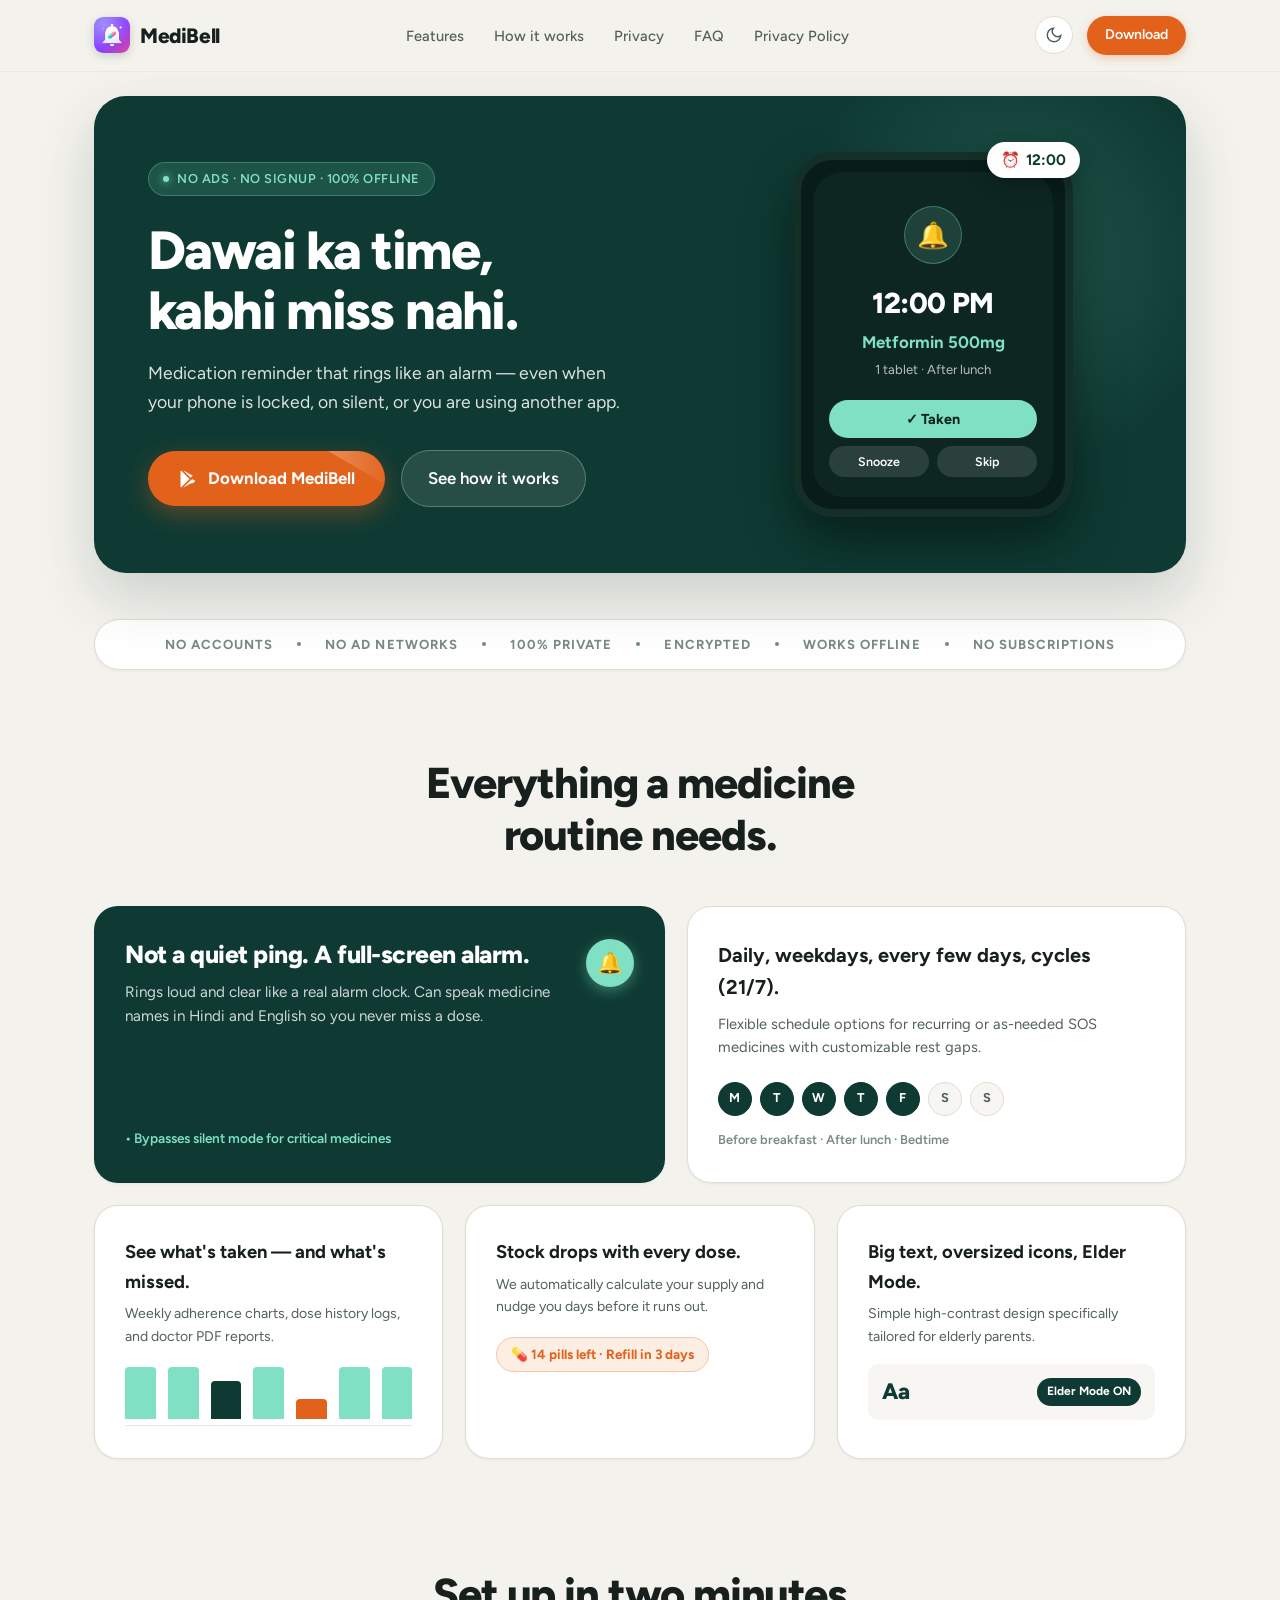
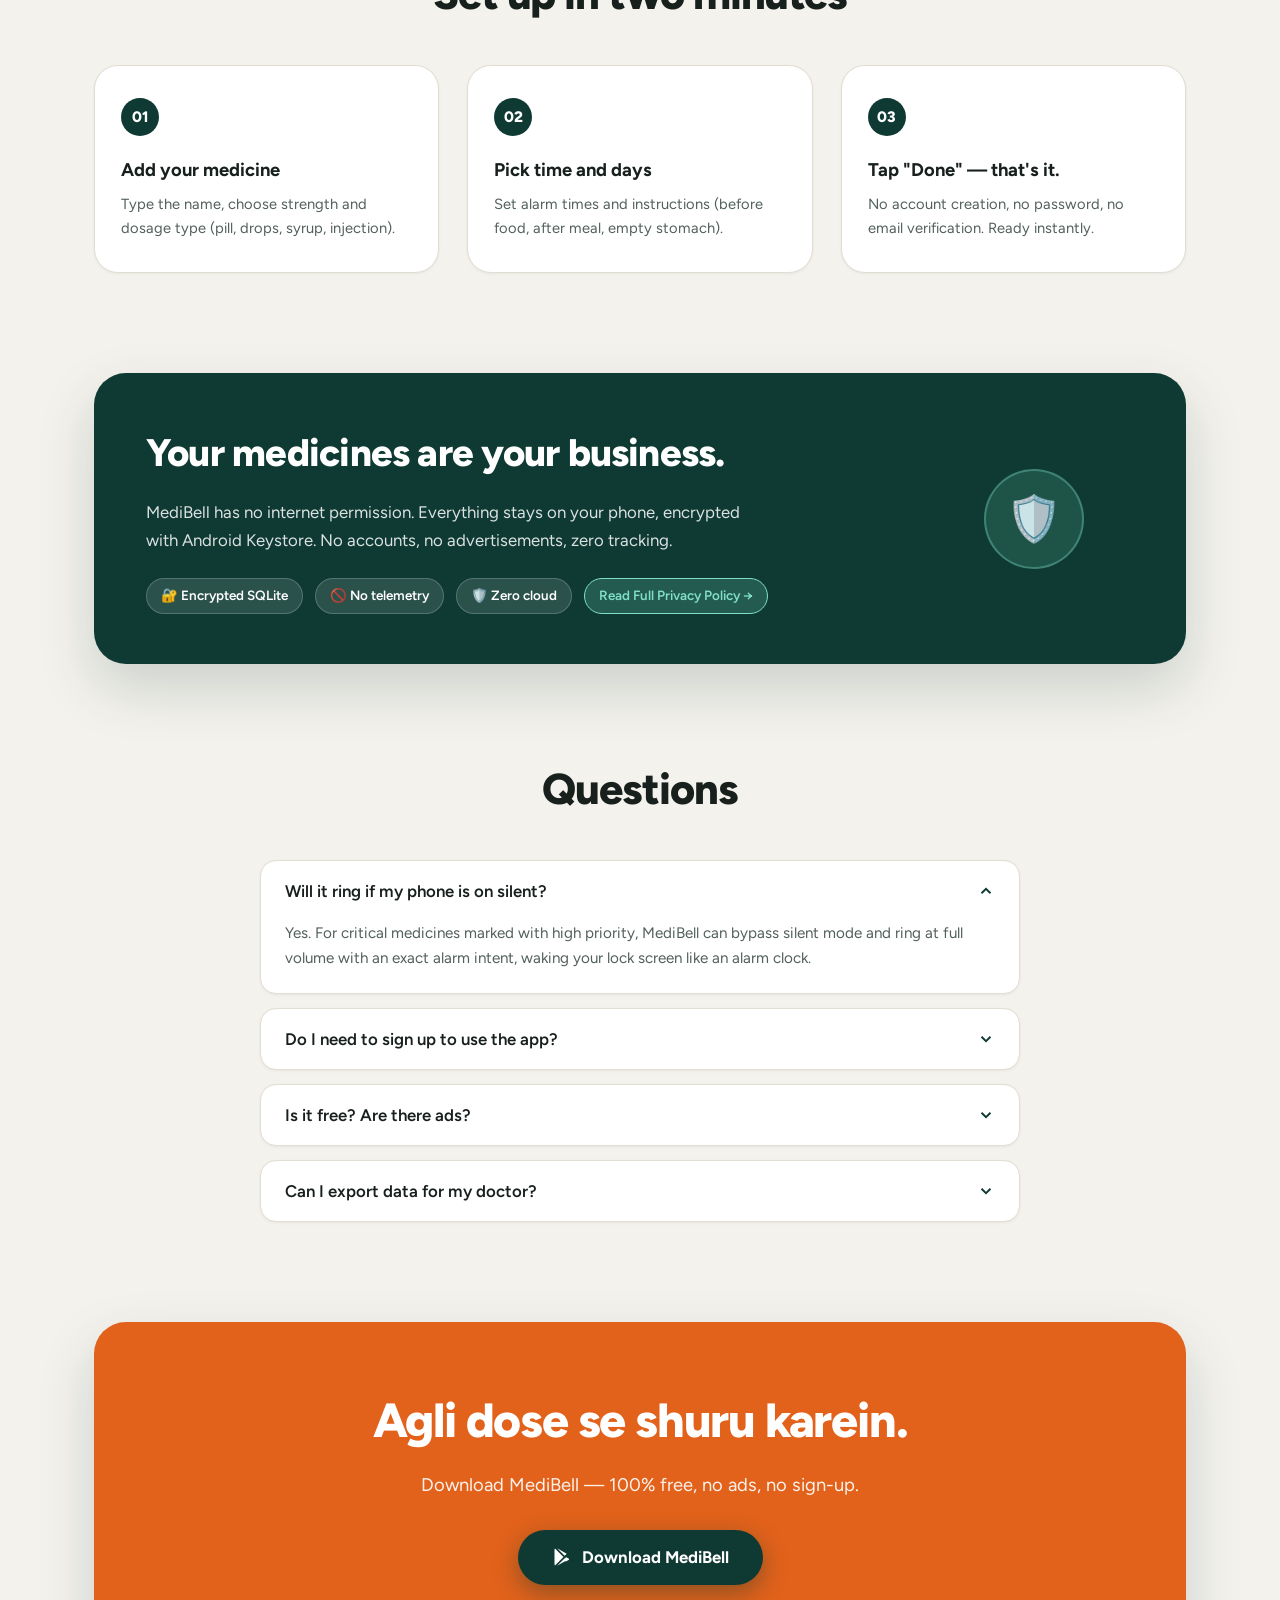
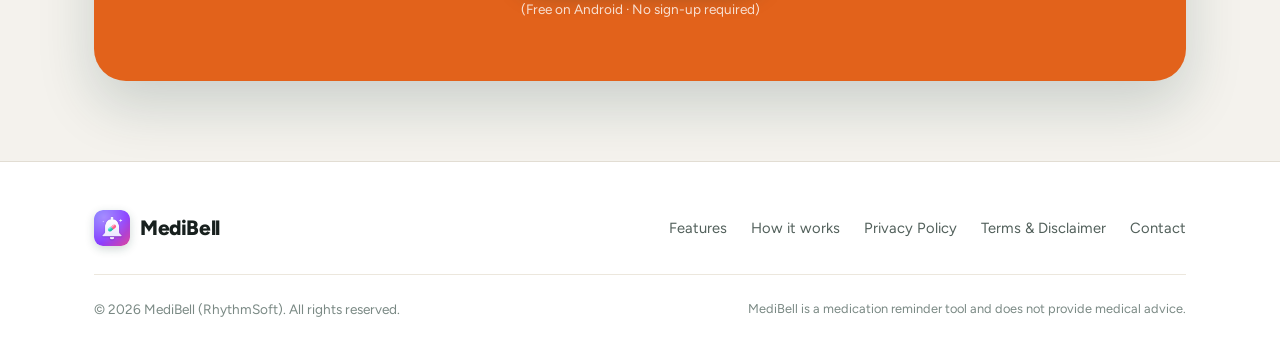
<file: index.html>
<!DOCTYPE html>
<html lang="en">
<head>
  <meta charset="UTF-8">
  <meta name="viewport" content="width=device-width, initial-scale=1.0">
  <title>MediBell — Dawai ka time, kabhi miss nahi | Pill Reminder Alarm</title>
  <meta name="description" content="MediBell is an offline, privacy-first medication reminder that rings like an alarm even when your phone is locked. No account, no ads, no internet required.">
  <meta name="keywords" content="medication reminder, pill reminder alarm, dawai reminder, offline pill alarm, elder medicine reminder, medibell">
  
  <!-- Open Graph -->
  <meta property="og:title" content="MediBell — Dawai ka time, kabhi miss nahi">
  <meta property="og:description" content="Rings like a real alarm even on lock screen. 100% offline, zero ads, zero trackers.">
  <meta property="og:image" content="assets/feature-graphic-1024x500.png">
  
  <!-- Favicon -->
  <link rel="icon" type="image/svg+xml" href="assets/medibell_mark.svg">
  <link rel="alternate icon" type="image/png" href="assets/icon-512.png">

  <!-- Fonts -->
  <link rel="preconnect" href="https://fonts.googleapis.com">
  <link rel="preconnect" href="https://fonts.gstatic.com" crossorigin>
  <link href="https://fonts.googleapis.com/css2?family=Figtree:ital,wght@0,300..900;1,300..900&family=Noto+Sans+Devanagari:wght@400;600;700;800&display=swap" rel="stylesheet">
  
  <!-- Stylesheet -->
  <link rel="stylesheet" href="style.css">
</head>
<body>

  <!-- Header -->
  <header class="site-header">
    <div class="container">
      <div class="header-inner">
        <a href="index.html" class="brand-logo">
          <img src="assets/icon-512.png" alt="MediBell Logo" class="brand-icon-img">
          <span>MediBell</span>
        </a>

        <ul class="nav-menu" id="nav-menu">
          <li><a href="#features" class="nav-link">Features</a></li>
          <li><a href="#how-it-works" class="nav-link">How it works</a></li>
          <li><a href="#privacy" class="nav-link">Privacy</a></li>
          <li><a href="#faq" class="nav-link">FAQ</a></li>
          <li><a href="privacy.html" class="nav-link">Privacy Policy</a></li>
        </ul>

        <div class="header-actions">
          <button id="theme-toggle" class="theme-btn" aria-label="Toggle dark mode">
            <svg width="18" height="18" viewBox="0 0 24 24" fill="none" stroke="currentColor" stroke-width="2">
              <path d="M21 12.79A9 9 0 1 1 11.21 3 7 7 0 0 0 21 12.79z"></path>
            </svg>
          </button>
          <a href="#download" class="btn-header-cta">Download</a>
          <button id="mobile-toggle" class="mobile-toggle" aria-label="Toggle navigation">
            <svg width="22" height="22" viewBox="0 0 24 24" fill="none" stroke="currentColor" stroke-width="2">
              <line x1="3" y1="12" x2="21" y2="12"></line>
              <line x1="3" y1="6" x2="21" y2="6"></line>
              <line x1="3" y1="18" x2="21" y2="18"></line>
            </svg>
          </button>
        </div>
      </div>
    </div>
  </header>

  <!-- 1. HERO SECTION (Matches Claude Artifact UI Exactly) -->
  <section class="hero-wrapper">
    <div class="container">
      <div class="hero-box">
        <div class="hero-bg-glow"></div>
        <div class="hero-columns">
          
          <!-- Left Column Content -->
          <div class="hero-text-col">
            <div class="hero-pill-badge">
              <span class="dot"></span>
              <span>NO ADS · NO SIGNUP · 100% OFFLINE</span>
            </div>

            <h1 class="hero-headline">
              Dawai ka time,<br>
              <span>kabhi miss nahi.</span>
            </h1>

            <p class="hero-subtitle">
              Medication reminder that rings like an alarm — even when your phone is locked, 
              on silent, or you are using another app.
            </p>

            <div class="hero-btn-group">
              <a href="#download" class="btn-hero-orange">
                <svg width="20" height="20" viewBox="0 0 24 24" fill="currentColor">
                  <path d="M3.609 1.814L13.792 12 3.61 22.186a2.41 2.41 0 0 1-.61-1.637V3.451c0-.623.23-1.19.61-1.637zM15.207 13.414l2.424 2.424-11.45 6.611 9.026-9.035zm0-2.828L6.18 1.551l11.45 6.611-2.423 2.424zm1.414 1.414l3.187 1.84c.884.51.884 1.348 0 1.859l-3.187 1.84-2.122-2.121 2.122-2.718z"/>
                </svg>
                Download MediBell
              </a>
              <a href="#features" class="btn-hero-outline">
                See how it works
              </a>
            </div>
          </div>

          <!-- Right Column: Interactive Phone Mockup -->
          <div class="hero-mockup-col">
            <div class="phone-card-container" id="hero-phone">
              
              <!-- Floating Time Clock Pill -->
              <div class="clock-pill">
                <span>⏰</span>
                <span>12:00</span>
              </div>

              <!-- Phone Mockup Screen -->
              <div class="phone-mockup-screen">
                <div class="alarm-bell-icon">🔔</div>
                <div class="alarm-time-display">12:00 PM</div>
                <div class="alarm-med-title">Metformin 500mg</div>
                <div class="alarm-med-instruction">1 tablet · After lunch</div>

                <div class="alarm-actions-mock">
                  <button class="alarm-btn-taken" id="mock-take-btn">✓ Taken</button>
                  <div class="alarm-btn-secondary-row">
                    <button class="alarm-btn-snooze">Snooze</button>
                    <button class="alarm-btn-skip">Skip</button>
                  </div>
                </div>
              </div>

            </div>
          </div>

        </div>
      </div>
    </div>
  </section>

  <!-- 2. HORIZONTAL TRUST TICKER STRIP -->
  <section class="ticker-bar-section">
    <div class="container">
      <div class="ticker-strip">
        <span>NO ACCOUNTS</span>
        <span class="ticker-dot"></span>
        <span>NO AD NETWORKS</span>
        <span class="ticker-dot"></span>
        <span>100% PRIVATE</span>
        <span class="ticker-dot"></span>
        <span>ENCRYPTED</span>
        <span class="ticker-dot"></span>
        <span>WORKS OFFLINE</span>
        <span class="ticker-dot"></span>
        <span>NO SUBSCRIPTIONS</span>
      </div>
    </div>
  </section>

  <!-- 3. BENTO GRID SECTION: "Everything a medicine routine needs." -->
  <section class="bento-section" id="features">
    <div class="container">
      <div class="section-title-wrap">
        <h2 class="bento-main-title">Everything a medicine<br>routine needs.</h2>
      </div>

      <div class="bento-grid">
        <!-- Card 1: Large Deep Green Alarm Card (Spans Left Column) -->
        <div class="bento-card bento-alarm-card">
          <div class="bento-alarm-header">
            <div>
              <h3>Not a quiet ping. A full-screen alarm.</h3>
              <p style="margin-top: 10px;">
                Rings loud and clear like a real alarm clock. Can speak medicine names in Hindi and English so you never miss a dose.
              </p>
            </div>
            <div class="bento-alarm-bell-circle">🔔</div>
          </div>
          <div style="font-size: 0.85rem; color: var(--mint); font-weight: 600;">
            • Bypasses silent mode for critical medicines
          </div>
        </div>

        <!-- Card 2: Schedules & Rules Card (Top Right) -->
        <div class="bento-card bento-schedule-card">
          <h3>Daily, weekdays, every few days, cycles (21/7).</h3>
          <p>Flexible schedule options for recurring or as-needed SOS medicines with customizable rest gaps.</p>
          
          <div class="weekday-chips">
            <span class="day-chip active">M</span>
            <span class="day-chip active">T</span>
            <span class="day-chip active">W</span>
            <span class="day-chip active">T</span>
            <span class="day-chip active">F</span>
            <span class="day-chip">S</span>
            <span class="day-chip">S</span>
          </div>
          <div style="font-size: 0.8rem; color: var(--ink-muted); font-weight: 600;">
            Before breakfast · After lunch · Bedtime
          </div>
        </div>

        <!-- Bottom Row: 3 Bento Cards -->
        <div class="bento-bottom-row">
          
          <!-- Card 3: Adherence Chart -->
          <div class="bento-card">
            <h4 style="font-size: 1.15rem; font-weight: 700; margin-bottom: 6px; color: var(--ink);">
              See what's taken — and what's missed.
            </h4>
            <p style="font-size: 0.88rem; color: var(--ink-secondary);">
              Weekly adherence charts, dose history logs, and doctor PDF reports.
            </p>
            <div class="adherence-chart-box">
              <div class="chart-bar high" title="Monday: 100%"></div>
              <div class="chart-bar high" title="Tuesday: 100%"></div>
              <div class="chart-bar mid" title="Wednesday: 80%"></div>
              <div class="chart-bar high" title="Thursday: 100%"></div>
              <div class="chart-bar miss" title="Friday: Missed 1"></div>
              <div class="chart-bar high" title="Saturday: 100%"></div>
              <div class="chart-bar high" title="Sunday: 100%"></div>
            </div>
          </div>

          <!-- Card 4: Pill Stock Refill -->
          <div class="bento-card">
            <h4 style="font-size: 1.15rem; font-weight: 700; margin-bottom: 6px; color: var(--ink);">
              Stock drops with every dose.
            </h4>
            <p style="font-size: 0.88rem; color: var(--ink-secondary);">
              We automatically calculate your supply and nudge you days before it runs out.
            </p>
            <div>
              <span class="stock-pill-badge">💊 14 pills left · Refill in 3 days</span>
            </div>
          </div>

          <!-- Card 5: Elder Mode -->
          <div class="bento-card">
            <h4 style="font-size: 1.15rem; font-weight: 700; margin-bottom: 6px; color: var(--ink);">
              Big text, oversized icons, Elder Mode.
            </h4>
            <p style="font-size: 0.88rem; color: var(--ink-secondary);">
              Simple high-contrast design specifically tailored for elderly parents.
            </p>
            <div class="elder-preview-box">
              <span class="elder-font-sample">Aa</span>
              <span class="elder-toggle-badge">Elder Mode ON</span>
            </div>
          </div>

        </div>
      </div>
    </div>
  </section>

  <!-- 4. STEPS SECTION: "Set up in two minutes" -->
  <section class="setup-section" id="how-it-works">
    <div class="container">
      <div class="section-title-wrap">
        <h2 class="bento-main-title">Set up in two minutes</h2>
      </div>

      <div class="steps-grid">
        <div class="step-card">
          <div class="step-num-pill">01</div>
          <h4>Add your medicine</h4>
          <p>Type the name, choose strength and dosage type (pill, drops, syrup, injection).</p>
        </div>

        <div class="step-card">
          <div class="step-num-pill">02</div>
          <h4>Pick time and days</h4>
          <p>Set alarm times and instructions (before food, after meal, empty stomach).</p>
        </div>

        <div class="step-card">
          <div class="step-num-pill">03</div>
          <h4>Tap "Done" — that's it.</h4>
          <p>No account creation, no password, no email verification. Ready instantly.</p>
        </div>
      </div>
    </div>
  </section>

  <!-- 5. PRIVACY GUARANTEE BANNER: "Your medicines are your business." -->
  <section class="privacy-banner-section" id="privacy">
    <div class="container">
      <div class="privacy-banner-box">
        
        <div class="privacy-banner-content">
          <h3>Your medicines are your business.</h3>
          <p>
            MediBell has no internet permission. Everything stays on your phone, encrypted with Android Keystore. 
            No accounts, no advertisements, zero tracking.
          </p>

          <div class="privacy-pills-row">
            <span class="priv-pill">🔐 Encrypted SQLite</span>
            <span class="priv-pill">🚫 No telemetry</span>
            <span class="priv-pill">🛡️ Zero cloud</span>
            <a href="privacy.html" class="priv-pill" style="background: rgba(127,224,196,0.2); border-color: var(--mint); color: var(--mint);">
              Read Full Privacy Policy &rarr;
            </a>
          </div>
        </div>

        <div class="privacy-shield-col">
          <div class="shield-icon-circle">🛡️</div>
        </div>

      </div>
    </div>
  </section>

  <!-- 6. FAQ SECTION: "Questions" -->
  <section class="faq-wrap-section" id="faq">
    <div class="container">
      <div class="section-title-wrap">
        <h2 class="bento-main-title">Questions</h2>
      </div>

      <div class="faq-accordion-list">
        
        <div class="faq-card open">
          <button class="faq-header-btn">
            <span>Will it ring if my phone is on silent?</span>
            <svg class="faq-icon-arrow" width="18" height="18" viewBox="0 0 24 24" fill="none" stroke="currentColor" stroke-width="2.5"><polyline points="6 9 12 15 18 9"></polyline></svg>
          </button>
          <div class="faq-content-body">
            <p>
              Yes. For critical medicines marked with high priority, MediBell can bypass silent mode and ring 
              at full volume with an exact alarm intent, waking your lock screen like an alarm clock.
            </p>
          </div>
        </div>

        <div class="faq-card">
          <button class="faq-header-btn">
            <span>Do I need to sign up to use the app?</span>
            <svg class="faq-icon-arrow" width="18" height="18" viewBox="0 0 24 24" fill="none" stroke="currentColor" stroke-width="2.5"><polyline points="6 9 12 15 18 9"></polyline></svg>
          </button>
          <div class="faq-content-body">
            <p>
              No. MediBell requires absolutely no account, email, or phone number. You install the app and start 
              adding your medicines immediately.
            </p>
          </div>
        </div>

        <div class="faq-card">
          <button class="faq-header-btn">
            <span>Is it free? Are there ads?</span>
            <svg class="faq-icon-arrow" width="18" height="18" viewBox="0 0 24 24" fill="none" stroke="currentColor" stroke-width="2.5"><polyline points="6 9 12 15 18 9"></polyline></svg>
          </button>
          <div class="faq-content-body">
            <p>
              MediBell is 100% free, has zero advertisements, and does not require any paid subscription.
            </p>
          </div>
        </div>

        <div class="faq-card">
          <button class="faq-header-btn">
            <span>Can I export data for my doctor?</span>
            <svg class="faq-icon-arrow" width="18" height="18" viewBox="0 0 24 24" fill="none" stroke="currentColor" stroke-width="2.5"><polyline points="6 9 12 15 18 9"></polyline></svg>
          </button>
          <div class="faq-content-body">
            <p>
              Yes. You can generate a printable, clinical PDF report summarizing your medications, adherence 
              history, and health logs to share with your physician or pharmacist.
            </p>
          </div>
        </div>

      </div>
    </div>
  </section>

  <!-- 7. BOTTOM CTA SECTION: "Agli dose se shuru karein." -->
  <section class="bottom-cta-section" id="download">
    <div class="container">
      <div class="bottom-cta-box">
        <h2>Agli dose se shuru karein.</h2>
        <p>Download MediBell — 100% free, no ads, no sign-up.</p>

        <a href="https://play.google.com/store/apps/details?id=com.rhythm.medibell" class="btn-cta-dark">
          <svg width="20" height="20" viewBox="0 0 24 24" fill="currentColor">
            <path d="M3.609 1.814L13.792 12 3.61 22.186a2.41 2.41 0 0 1-.61-1.637V3.451c0-.623.23-1.19.61-1.637zM15.207 13.414l2.424 2.424-11.45 6.611 9.026-9.035zm0-2.828L6.18 1.551l11.45 6.611-2.423 2.424zm1.414 1.414l3.187 1.84c.884.51.884 1.348 0 1.859l-3.187 1.84-2.122-2.121 2.122-2.718z"/>
          </svg>
          Download MediBell
        </a>

        <div class="cta-subnote">(Free on Android · No sign-up required)</div>
      </div>
    </div>
  </section>

  <!-- 8. FOOTER -->
  <footer class="site-footer">
    <div class="container">
      <div class="footer-top">
        <div class="brand-logo">
          <img src="assets/icon-512.png" alt="MediBell Logo" class="brand-icon-img">
          <span>MediBell</span>
        </div>

        <ul class="footer-nav-links">
          <li><a href="#features">Features</a></li>
          <li><a href="#how-it-works">How it works</a></li>
          <li><a href="privacy.html">Privacy Policy</a></li>
          <li><a href="terms.html">Terms & Disclaimer</a></li>
          <li><a href="mailto:devlopersa30@gmail.com">Contact</a></li>
        </ul>
      </div>

      <div class="footer-bottom-row">
        <div>&copy; 2026 MediBell (RhythmSoft). All rights reserved.</div>
        <div style="font-size:0.8rem; color:var(--ink-muted);">
          MediBell is a medication reminder tool and does not provide medical advice.
        </div>
      </div>
    </div>
  </footer>

  <!-- Scripts -->
  <script src="app.js"></script>
</body>
</html>
</file>
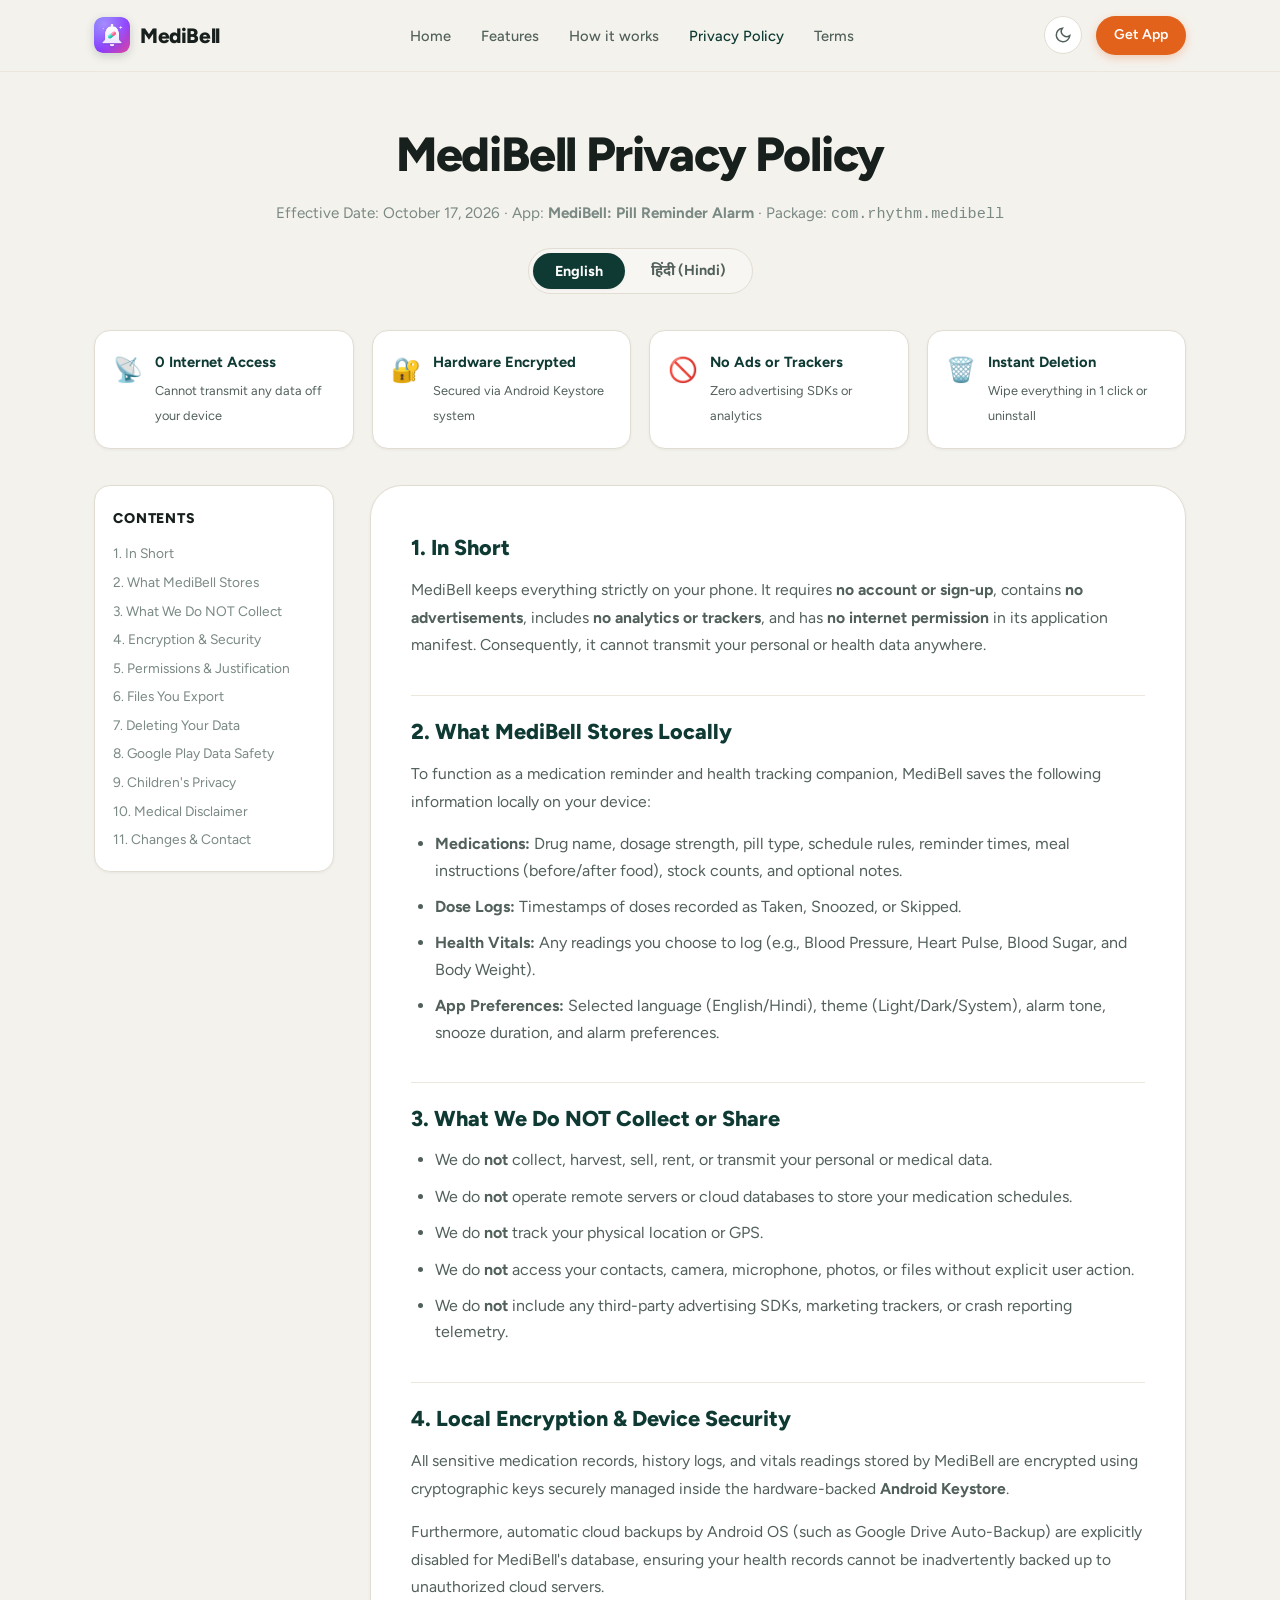
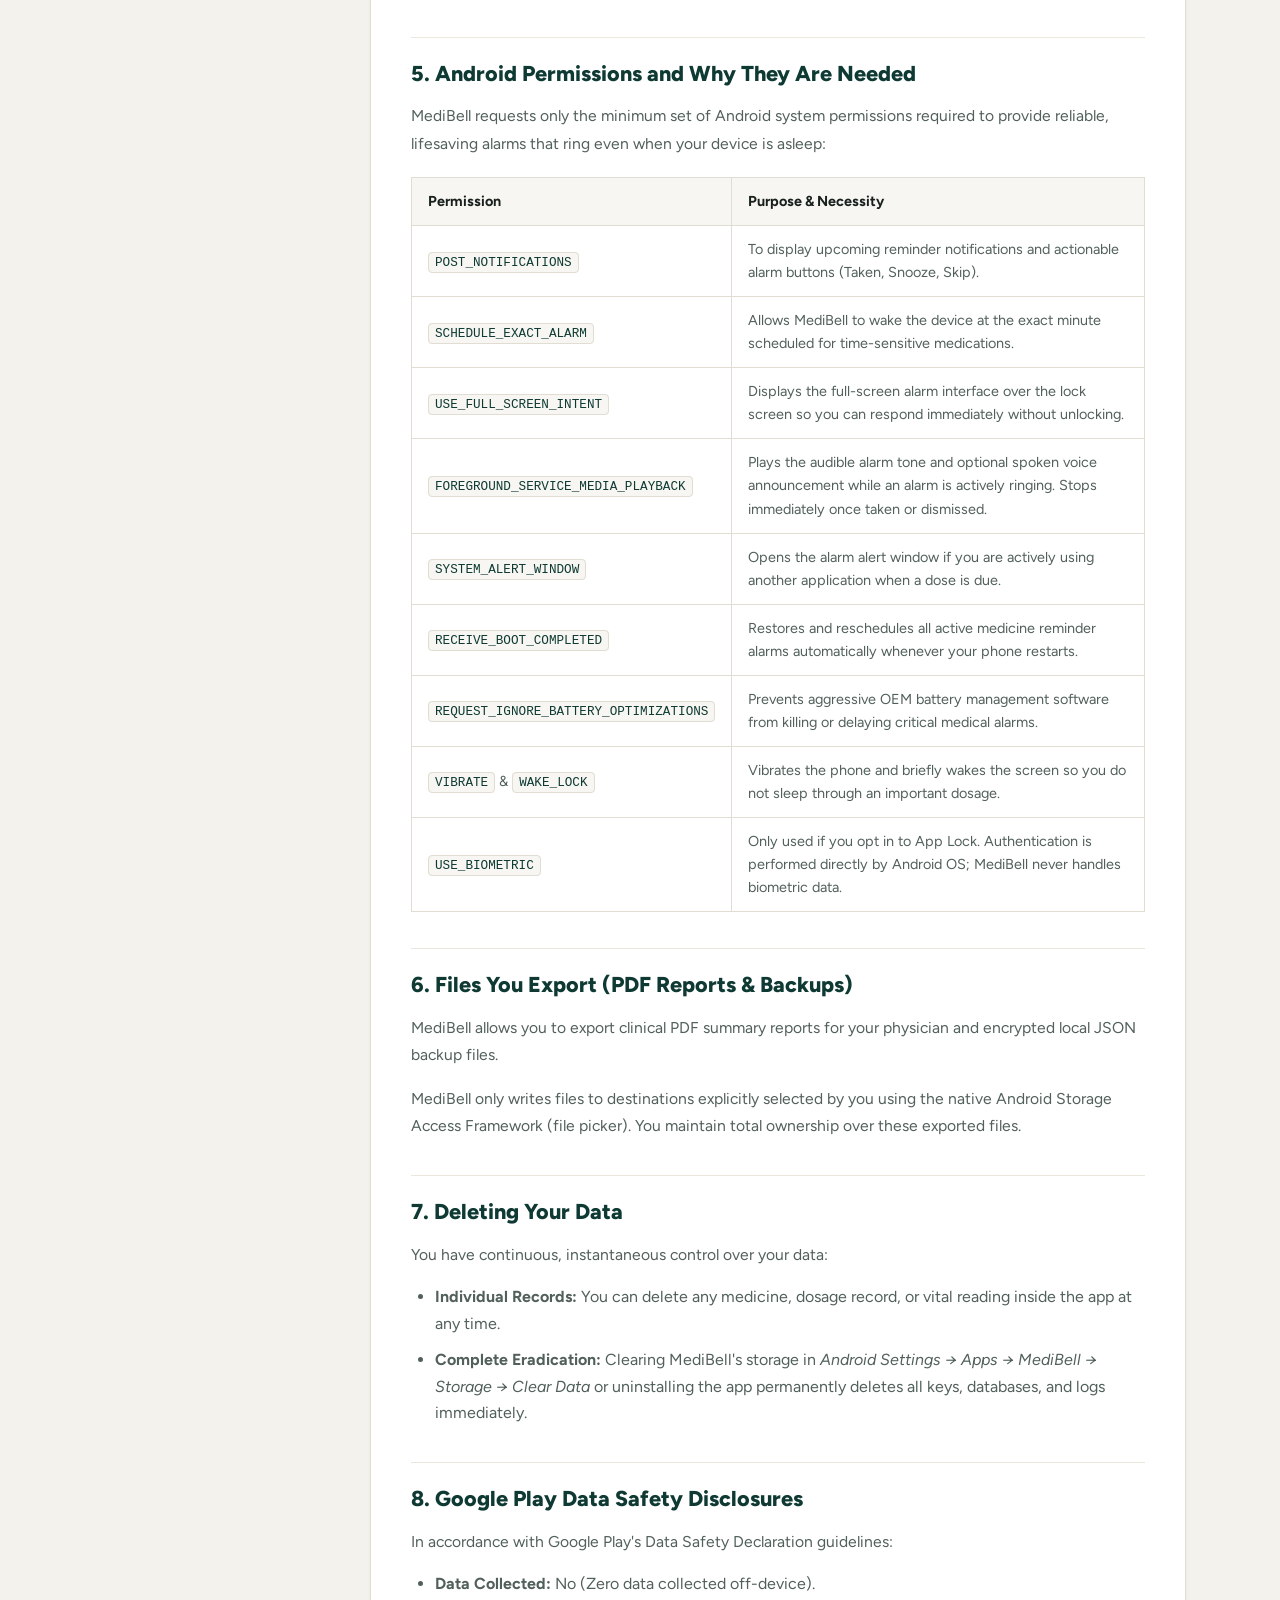
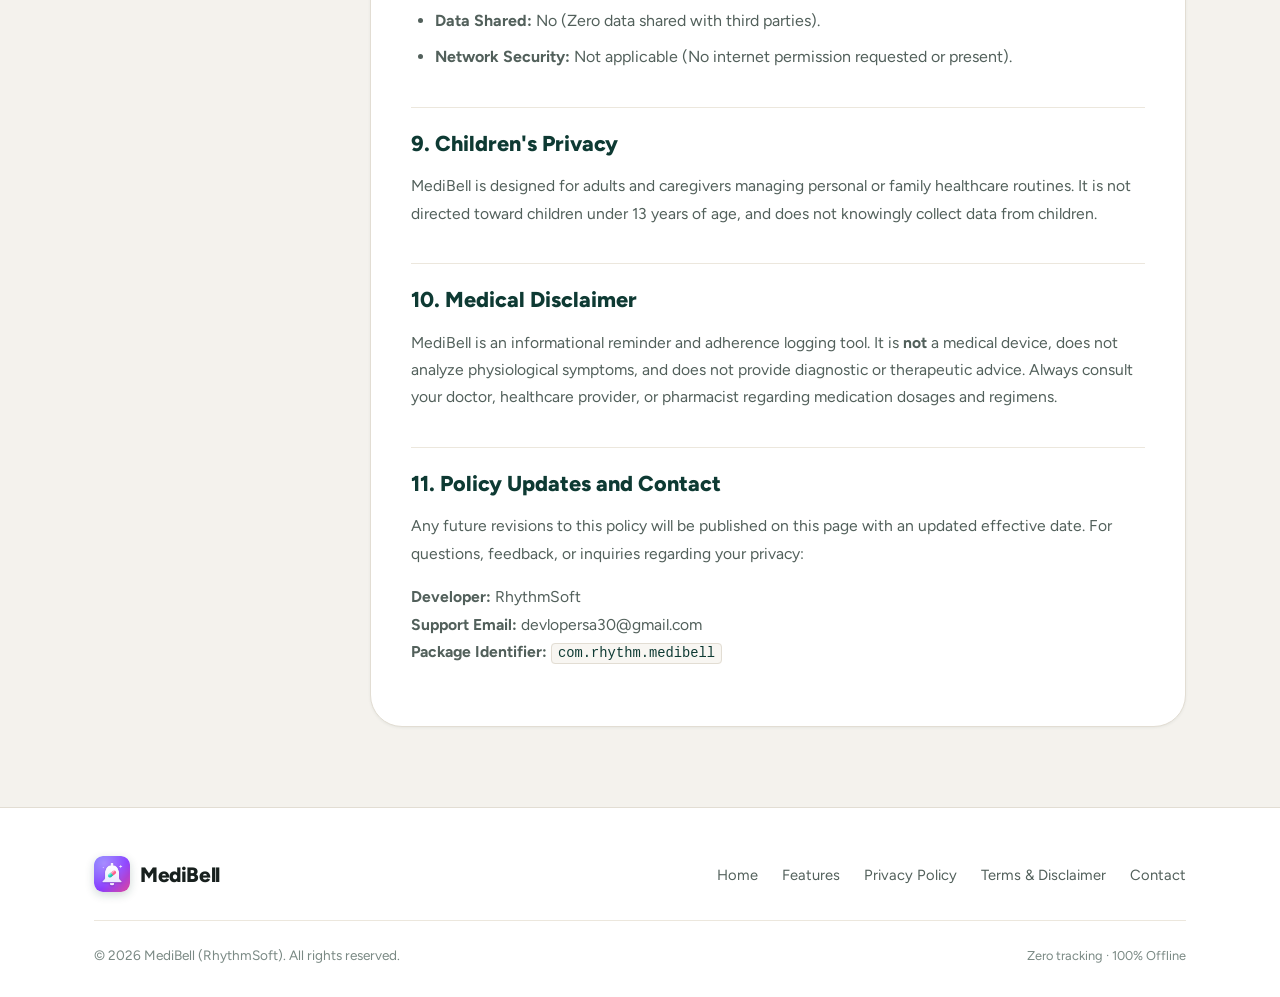
<file: privacy-policy.html>
<!DOCTYPE html>
<html lang="en">
<head>
  <meta charset="UTF-8">
  <meta name="viewport" content="width=device-width, initial-scale=1.0">
  <title>MediBell — Privacy Policy</title>
  <meta name="description" content="Official Privacy Policy for MediBell: Pill Reminder Alarm. 100% offline, zero data collected or shared, Android Keystore encrypted.">
  <meta name="robots" content="index, follow">
  
  <!-- Favicon -->
  <link rel="icon" type="image/svg+xml" href="assets/medibell_mark.svg">
  <link rel="alternate icon" type="image/png" href="assets/icon-512.png">

  <!-- Fonts -->
  <link rel="preconnect" href="https://fonts.googleapis.com">
  <link rel="preconnect" href="https://fonts.gstatic.com" crossorigin>
  <link href="https://fonts.googleapis.com/css2?family=Figtree:ital,wght@0,300..900;1,300..900&family=Noto+Sans+Devanagari:wght@400;500;600;700&display=swap" rel="stylesheet">
  
  <!-- Stylesheet -->
  <link rel="stylesheet" href="style.css">
</head>
<body>

  <!-- Site Header -->
  <header class="site-header">
    <div class="container">
      <div class="header-inner">
        <a href="index.html" class="brand-logo">
          <img src="assets/icon-512.png" alt="MediBell Logo" class="brand-icon-img" width="36" height="36">
          <span>MediBell</span>
        </a>

        <ul class="nav-menu" id="nav-menu">
          <li><a href="index.html" class="nav-link">Home</a></li>
          <li><a href="index.html#features" class="nav-link">Features</a></li>
          <li><a href="index.html#how-it-works" class="nav-link">How it works</a></li>
          <li><a href="privacy.html" class="nav-link active">Privacy Policy</a></li>
          <li><a href="terms.html" class="nav-link">Terms</a></li>
        </ul>

        <div class="header-actions">
          <button id="theme-toggle" class="theme-btn" aria-label="Toggle dark mode">
            <svg width="18" height="18" viewBox="0 0 24 24" fill="none" stroke="currentColor" stroke-width="2">
              <path d="M21 12.79A9 9 0 1 1 11.21 3 7 7 0 0 0 21 12.79z"></path>
            </svg>
          </button>
          <a href="index.html#download" class="btn-header-cta">Get App</a>
          <button id="mobile-toggle" class="mobile-toggle" aria-label="Toggle navigation">
            <svg width="22" height="22" viewBox="0 0 24 24" fill="none" stroke="currentColor" stroke-width="2">
              <line x1="3" y1="12" x2="21" y2="12"></line>
              <line x1="3" y1="6" x2="21" y2="6"></line>
              <line x1="3" y1="18" x2="21" y2="18"></line>
            </svg>
          </button>
        </div>
      </div>
    </div>
  </header>

  <!-- Privacy Policy Content -->
  <main class="policy-main-section">
    <div class="container">
      
      <!-- Policy Header & Language Switcher -->
      <div class="policy-hero-header">
        <h1>MediBell Privacy Policy</h1>
        <p class="policy-date-meta">
          Effective Date: October 17, 2026 · App: <strong>MediBell: Pill Reminder Alarm</strong> · Package: <code>com.rhythm.medibell</code>
        </p>

        <div class="policy-lang-switch">
          <button id="lang-en-btn" class="lang-pill-btn active">English</button>
          <button id="lang-hi-btn" class="lang-pill-btn">हिंदी (Hindi)</button>
        </div>
      </div>

      <!-- Quick Summary Card Grid -->
      <div class="policy-summary-grid">
        <div class="summary-pill-box">
          <div class="summary-icon">📡</div>
          <div>
            <strong>0 Internet Access</strong>
            <span>Cannot transmit any data off your device</span>
          </div>
        </div>

        <div class="summary-pill-box">
          <div class="summary-icon">🔐</div>
          <div>
            <strong>Hardware Encrypted</strong>
            <span>Secured via Android Keystore system</span>
          </div>
        </div>

        <div class="summary-pill-box">
          <div class="summary-icon">🚫</div>
          <div>
            <strong>No Ads or Trackers</strong>
            <span>Zero advertising SDKs or analytics</span>
          </div>
        </div>

        <div class="summary-pill-box">
          <div class="summary-icon">🗑️</div>
          <div>
            <strong>Instant Deletion</strong>
            <span>Wipe everything in 1 click or uninstall</span>
          </div>
        </div>
      </div>

      <!-- ENGLISH POLICY CONTENT -->
      <div id="policy-content-en">
        <div class="policy-page-layout">
          
          <!-- Sidebar Table of Contents -->
          <aside class="policy-sidebar-toc">
            <h4>Contents</h4>
            <ul>
              <li><a href="#en-short">1. In Short</a></li>
              <li><a href="#en-stored">2. What MediBell Stores</a></li>
              <li><a href="#en-not-collected">3. What We Do NOT Collect</a></li>
              <li><a href="#en-security">4. Encryption & Security</a></li>
              <li><a href="#en-permissions">5. Permissions & Justification</a></li>
              <li><a href="#en-exports">6. Files You Export</a></li>
              <li><a href="#en-deletion">7. Deleting Your Data</a></li>
              <li><a href="#en-data-safety">8. Google Play Data Safety</a></li>
              <li><a href="#en-children">9. Children's Privacy</a></li>
              <li><a href="#en-disclaimer">10. Medical Disclaimer</a></li>
              <li><a href="#en-contact">11. Changes & Contact</a></li>
            </ul>
          </aside>

          <!-- Main Policy Article -->
          <article class="policy-card-body">
            <h2 id="en-short">1. In Short</h2>
            <p>
              MediBell keeps everything strictly on your phone. It requires <strong>no account or sign-up</strong>, 
              contains <strong>no advertisements</strong>, includes <strong>no analytics or trackers</strong>, 
              and has <strong>no internet permission</strong> in its application manifest. Consequently, 
              it cannot transmit your personal or health data anywhere.
            </p>

            <h2 id="en-stored">2. What MediBell Stores Locally</h2>
            <p>To function as a medication reminder and health tracking companion, MediBell saves the following information locally on your device:</p>
            <ul>
              <li><strong>Medications:</strong> Drug name, dosage strength, pill type, schedule rules, reminder times, meal instructions (before/after food), stock counts, and optional notes.</li>
              <li><strong>Dose Logs:</strong> Timestamps of doses recorded as Taken, Snoozed, or Skipped.</li>
              <li><strong>Health Vitals:</strong> Any readings you choose to log (e.g., Blood Pressure, Heart Pulse, Blood Sugar, and Body Weight).</li>
              <li><strong>App Preferences:</strong> Selected language (English/Hindi), theme (Light/Dark/System), alarm tone, snooze duration, and alarm preferences.</li>
            </ul>

            <h2 id="en-not-collected">3. What We Do NOT Collect or Share</h2>
            <ul>
              <li>We do <strong>not</strong> collect, harvest, sell, rent, or transmit your personal or medical data.</li>
              <li>We do <strong>not</strong> operate remote servers or cloud databases to store your medication schedules.</li>
              <li>We do <strong>not</strong> track your physical location or GPS.</li>
              <li>We do <strong>not</strong> access your contacts, camera, microphone, photos, or files without explicit user action.</li>
              <li>We do <strong>not</strong> include any third-party advertising SDKs, marketing trackers, or crash reporting telemetry.</li>
            </ul>

            <h2 id="en-security">4. Local Encryption & Device Security</h2>
            <p>
              All sensitive medication records, history logs, and vitals readings stored by MediBell are encrypted 
              using cryptographic keys securely managed inside the hardware-backed <strong>Android Keystore</strong>.
            </p>
            <p>
              Furthermore, automatic cloud backups by Android OS (such as Google Drive Auto-Backup) are explicitly disabled 
              for MediBell's database, ensuring your health records cannot be inadvertently backed up to unauthorized cloud servers.
            </p>

            <h2 id="en-permissions">5. Android Permissions and Why They Are Needed</h2>
            <p>
              MediBell requests only the minimum set of Android system permissions required to provide reliable, 
              lifesaving alarms that ring even when your device is asleep:
            </p>

            <table class="policy-table">
              <thead>
                <tr>
                  <th>Permission</th>
                  <th>Purpose & Necessity</th>
                </tr>
              </thead>
              <tbody>
                <tr>
                  <td><code>POST_NOTIFICATIONS</code></td>
                  <td>To display upcoming reminder notifications and actionable alarm buttons (Taken, Snooze, Skip).</td>
                </tr>
                <tr>
                  <td><code>SCHEDULE_EXACT_ALARM</code></td>
                  <td>Allows MediBell to wake the device at the exact minute scheduled for time-sensitive medications.</td>
                </tr>
                <tr>
                  <td><code>USE_FULL_SCREEN_INTENT</code></td>
                  <td>Displays the full-screen alarm interface over the lock screen so you can respond immediately without unlocking.</td>
                </tr>
                <tr>
                  <td><code>FOREGROUND_SERVICE_MEDIA_PLAYBACK</code></td>
                  <td>Plays the audible alarm tone and optional spoken voice announcement while an alarm is actively ringing. Stops immediately once taken or dismissed.</td>
                </tr>
                <tr>
                  <td><code>SYSTEM_ALERT_WINDOW</code></td>
                  <td>Opens the alarm alert window if you are actively using another application when a dose is due.</td>
                </tr>
                <tr>
                  <td><code>RECEIVE_BOOT_COMPLETED</code></td>
                  <td>Restores and reschedules all active medicine reminder alarms automatically whenever your phone restarts.</td>
                </tr>
                <tr>
                  <td><code>REQUEST_IGNORE_BATTERY_OPTIMIZATIONS</code></td>
                  <td>Prevents aggressive OEM battery management software from killing or delaying critical medical alarms.</td>
                </tr>
                <tr>
                  <td><code>VIBRATE</code> &amp; <code>WAKE_LOCK</code></td>
                  <td>Vibrates the phone and briefly wakes the screen so you do not sleep through an important dosage.</td>
                </tr>
                <tr>
                  <td><code>USE_BIOMETRIC</code></td>
                  <td>Only used if you opt in to App Lock. Authentication is performed directly by Android OS; MediBell never handles biometric data.</td>
                </tr>
              </tbody>
            </table>

            <h2 id="en-exports">6. Files You Export (PDF Reports & Backups)</h2>
            <p>
              MediBell allows you to export clinical PDF summary reports for your physician and encrypted local JSON backup files.
            </p>
            <p>
              MediBell only writes files to destinations explicitly selected by you using the native Android Storage Access Framework 
              (file picker). You maintain total ownership over these exported files.
            </p>

            <h2 id="en-deletion">7. Deleting Your Data</h2>
            <p>You have continuous, instantaneous control over your data:</p>
            <ul>
              <li><strong>Individual Records:</strong> You can delete any medicine, dosage record, or vital reading inside the app at any time.</li>
              <li><strong>Complete Eradication:</strong> Clearing MediBell's storage in <em>Android Settings &rarr; Apps &rarr; MediBell &rarr; Storage &rarr; Clear Data</em> or uninstalling the app permanently deletes all keys, databases, and logs immediately.</li>
            </ul>

            <h2 id="en-data-safety">8. Google Play Data Safety Disclosures</h2>
            <p>In accordance with Google Play's Data Safety Declaration guidelines:</p>
            <ul>
              <li><strong>Data Collected:</strong> No (Zero data collected off-device).</li>
              <li><strong>Data Shared:</strong> No (Zero data shared with third parties).</li>
              <li><strong>Network Security:</strong> Not applicable (No internet permission requested or present).</li>
            </ul>

            <h2 id="en-children">9. Children's Privacy</h2>
            <p>
              MediBell is designed for adults and caregivers managing personal or family healthcare routines. 
              It is not directed toward children under 13 years of age, and does not knowingly collect data from children.
            </p>

            <h2 id="en-disclaimer">10. Medical Disclaimer</h2>
            <p>
              MediBell is an informational reminder and adherence logging tool. It is <strong>not</strong> a medical device, 
              does not analyze physiological symptoms, and does not provide diagnostic or therapeutic advice. 
              Always consult your doctor, healthcare provider, or pharmacist regarding medication dosages and regimens.
            </p>

            <h2 id="en-contact">11. Policy Updates and Contact</h2>
            <p>
              Any future revisions to this policy will be published on this page with an updated effective date. 
              For questions, feedback, or inquiries regarding your privacy:
            </p>
            <p>
              <strong>Developer:</strong> RhythmSoft<br>
              <strong>Support Email:</strong> <a href="mailto:devlopersa30@gmail.com">devlopersa30@gmail.com</a><br>
              <strong>Package Identifier:</strong> <code>com.rhythm.medibell</code>
            </p>
          </article>
        </div>
      </div>

      <!-- HINDI POLICY CONTENT (Initially Hidden) -->
      <div id="policy-content-hi" style="display: none;">
        <div class="policy-page-layout">
          
          <aside class="policy-sidebar-toc">
            <h4>विषय सूची</h4>
            <ul>
              <li><a href="#hi-short">1. संक्षेप में</a></li>
              <li><a href="#hi-stored">2. क्या सेव होता है</a></li>
              <li><a href="#hi-not-collected">3. क्या नहीं होता</a></li>
              <li><a href="#hi-security">4. एन्क्रिप्शन और सुरक्षा</a></li>
              <li><a href="#hi-permissions">5. अनुमतियाँ (Permissions)</a></li>
              <li><a href="#hi-exports">6. एक्सपोर्ट की गई फ़ाइलें</a></li>
              <li><a href="#hi-deletion">7. डेटा हटाना</a></li>
              <li><a href="#hi-disclaimer">8. चिकित्सा अस्वीकरण</a></li>
              <li><a href="#hi-contact">9. संपर्क और बदलाव</a></li>
            </ul>
          </aside>

          <article class="policy-card-body" lang="hi">
            <h2 id="hi-short">1. संक्षेप में</h2>
            <p>
              मेडीबेल (MediBell) आपका सारा डेटा आपके फ़ोन में ही सुरक्षित रखता है। इसमें कोई अकाउंट या रजिस्ट्रेशन 
              की आवश्यकता नहीं है, कोई विज्ञापन नहीं है, कोई ट्रैकर या एनालिटिक्स नहीं है, और इसके पास 
              <strong>इंटरनेट की अनुमति (INTERNET Permission) ही नहीं है</strong> — इसलिए यह आपका कोई भी डेटा किसी सर्वर पर नहीं भेज सकता।
            </p>

            <h2 id="hi-stored">2. क्या सेव होता है</h2>
            <p>दवा रिमाइंडर और हेल्थ रिकॉर्ड के लिए यह जानकारी केवल आपके फ़ोन में सेव होती है:</p>
            <ul>
              <li><strong>दवाइयाँ:</strong> नाम, खुराक, दवा का प्रकार, रिमाइंडर का समय, खाने का निर्देश (खाने से पहले / बाद), बची हुई गोलियों की संख्या (स्टॉक) और नोट्स।</li>
              <li><strong>खुराक का इतिहास:</strong> कौन सी खुराक कब ली गई, स्नूज़ की गई या छोड़ी गई।</li>
              <li><strong>हेल्थ रीडिंग:</strong> ब्लड प्रेशर, नब्ज़ (Pulse), ब्लड शुगर और वज़न।</li>
              <li><strong>ऐप सेटिंग्स:</strong> भाषा (हिंदी / अंग्रेज़ी), थीम (डार्क / लाइट), अलार्म टोन और प्राथमिकताएँ।</li>
            </ul>

            <h2 id="hi-not-collected">3. क्या इकट्ठा या साझा नहीं किया जाता</h2>
            <ul>
              <li>हम आपका कोई भी व्यक्तिगत या स्वास्थ्य संबंधी डेटा इकट्ठा, बेचते या साझा नहीं करते।</li>
              <li>ऐप में इंटरनेट, थर्ड-पार्टी विज्ञापन या ट्रैकिंग कोड का इस्तेमाल नहीं होता।</li>
              <li>ऐप आपकी अनुमति के बिना आपके कॉन्टैक्ट्स, लोकेशन, कैमरा या फ़ोटो को एक्सेस नहीं करता।</li>
            </ul>

            <h2 id="hi-security">4. एन्क्रिप्शन और डेटा सुरक्षा</h2>
            <p>
              आपकी जोड़ी गई दवाइयाँ, खुराक का इतिहास और हेल्थ रीडिंग Android Keystore के हार्डवेयर एन्क्रिप्शन द्वारा 
              सुरक्षित रखी जाती हैं। Android का ऑटोमैटिक क्लाउड बैकअप मेडीबेल के लिए पूरी तरह से बंद रखा गया है, 
              ताकि डेटा बिना आपकी जानकारी के इंटरनेट पर न जाए।
            </p>

            <h2 id="hi-permissions">5. Android Permissions की आवश्यकता क्यों है</h2>
            <table class="policy-table">
              <thead>
                <tr>
                  <th>अनुमति (Permission)</th>
                  <th>कारण और उपयोग</th>
                </tr>
              </thead>
              <tbody>
                <tr>
                  <td><code>POST_NOTIFICATIONS</code></td>
                  <td>अलार्म और "दवा ले ली / स्नूज़ / छोड़ें" के बटन दिखाने के लिए।</td>
                </tr>
                <tr>
                  <td><code>SCHEDULE_EXACT_ALARM</code></td>
                  <td>ताकि आपकी दवा का अलार्म ठीक उसी मिनट पर बजे जो आपने तय किया है।</td>
                </tr>
                <tr>
                  <td><code>USE_FULL_SCREEN_INTENT</code></td>
                  <td>फ़ोन लॉक होने पर भी पूरी स्क्रीन पर अलार्म स्क्रीन दिखाने के लिए।</td>
                </tr>
                <tr>
                  <td><code>FOREGROUND_SERVICE_MEDIA_PLAYBACK</code></td>
                  <td>अलार्म बजने के दौरान रिंगटोन बजाने और दवा का नाम हिंदी या अंग्रेज़ी में बोलकर बताने के लिए।</td>
                </tr>
                <tr>
                  <td><code>SYSTEM_ALERT_WINDOW</code></td>
                  <td>यदि आप कोई दूसरा ऐप चला रहे हों, तब भी ऊपर रिमाइंडर दिखाने के लिए।</td>
                </tr>
                <tr>
                  <td><code>RECEIVE_BOOT_COMPLETED</code></td>
                  <td>फ़ोन रीस्टार्ट होने के बाद आपके अलार्म फिर से सेट करने के लिए।</td>
                </tr>
                <tr>
                  <td><code>REQUEST_IGNORE_BATTERY_OPTIMIZATIONS</code></td>
                  <td>ताकि फ़ोन की बैटरी सेवर सेटिंग आपके दवा अलार्म को रोके या लेट न करे।</td>
                </tr>
                <tr>
                  <td><code>USE_BIOMETRIC</code></td>
                  <td>केवल तब यदि आप ऐप लॉक चालू करते हैं (फिंगरप्रिंट डेटा केवल Android देखता है, मेडीबेल नहीं)।</td>
                </tr>
              </tbody>
            </table>

            <h2 id="hi-exports">6. एक्सपोर्ट की गई फ़ाइलें (PDF रिपोर्ट और बैकअप)</h2>
            <p>
              आप डॉक्टर को दिखाने के लिए PDF रिपोर्ट या बैकअप फ़ाइल डाउनलोड कर सकते हैं। यह फ़ाइल केवल उसी जगह सेव 
              होती है जहाँ आप चुनते हैं। बैकअप फ़ाइल एन्क्रिप्टेड नहीं होती, इसलिए इसे सुरक्षित स्थान पर रखें।
            </p>

            <h2 id="hi-deletion">7. डेटा हटाना (Data Deletion)</h2>
            <p>
              आप ऐप के अंदर से किसी भी दवा या रीडिंग को कभी भी हटा सकते हैं। यदि आप सब कुछ हटाना चाहते हैं, 
              तो फ़ोन सेटिंग्स में जाकर ऐप का डेटा साफ़ (Clear Data) करें या ऐप को अनइंस्टॉल कर दें — सारा डेटा 
              तुरंत और हमेशा के लिए मिट जाएगा।
            </p>

            <h2 id="hi-disclaimer">8. चिकित्सा अस्वीकरण (Medical Disclaimer)</h2>
            <p>
              मेडीबेल केवल दवा याद दिलाने का एक साधन है। यह कोई मेडिकल डिवाइस नहीं है और किसी डॉक्टर, 
              विशेषज्ञ या फ़ार्मासिस्ट की सलाह की जगह नहीं लेता।
            </p>

            <h2 id="hi-contact">9. संपर्क और नीति में बदलाव</h2>
            <p>
              यदि भविष्य में इस प्राइवेसी पॉलिसी में कोई बदलाव होता है, तो नई तारीख के साथ नया वर्ज़न इसी पेज पर पोस्ट किया जाएगा।
            </p>
            <p>
              <strong>सपोर्ट ईमेल:</strong> <a href="mailto:devlopersa30@gmail.com">devlopersa30@gmail.com</a><br>
              <strong>डेवलपर:</strong> RhythmSoft<br>
              <strong>पैकेज:</strong> <code>com.rhythm.medibell</code>
            </p>
          </article>
        </div>
      </div>

    </div>
  </main>

  <!-- Site Footer -->
  <footer class="site-footer">
    <div class="container">
      <div class="footer-top">
        <div class="brand-logo">
          <img src="assets/icon-512.png" alt="MediBell Logo" class="brand-icon-img" width="36" height="36">
          <span>MediBell</span>
        </div>

        <ul class="footer-nav-links">
          <li><a href="index.html">Home</a></li>
          <li><a href="index.html#features">Features</a></li>
          <li><a href="privacy.html">Privacy Policy</a></li>
          <li><a href="terms.html">Terms & Disclaimer</a></li>
          <li><a href="mailto:devlopersa30@gmail.com">Contact</a></li>
        </ul>
      </div>

      <div class="footer-bottom-row">
        <div>&copy; 2026 MediBell (RhythmSoft). All rights reserved.</div>
        <div style="font-size:0.8rem; color:var(--ink-muted);">
          Zero tracking · 100% Offline
        </div>
      </div>
    </div>
  </footer>

  <!-- Scripts -->
  <script src="app.js"></script>
</body>
</html>
</file>
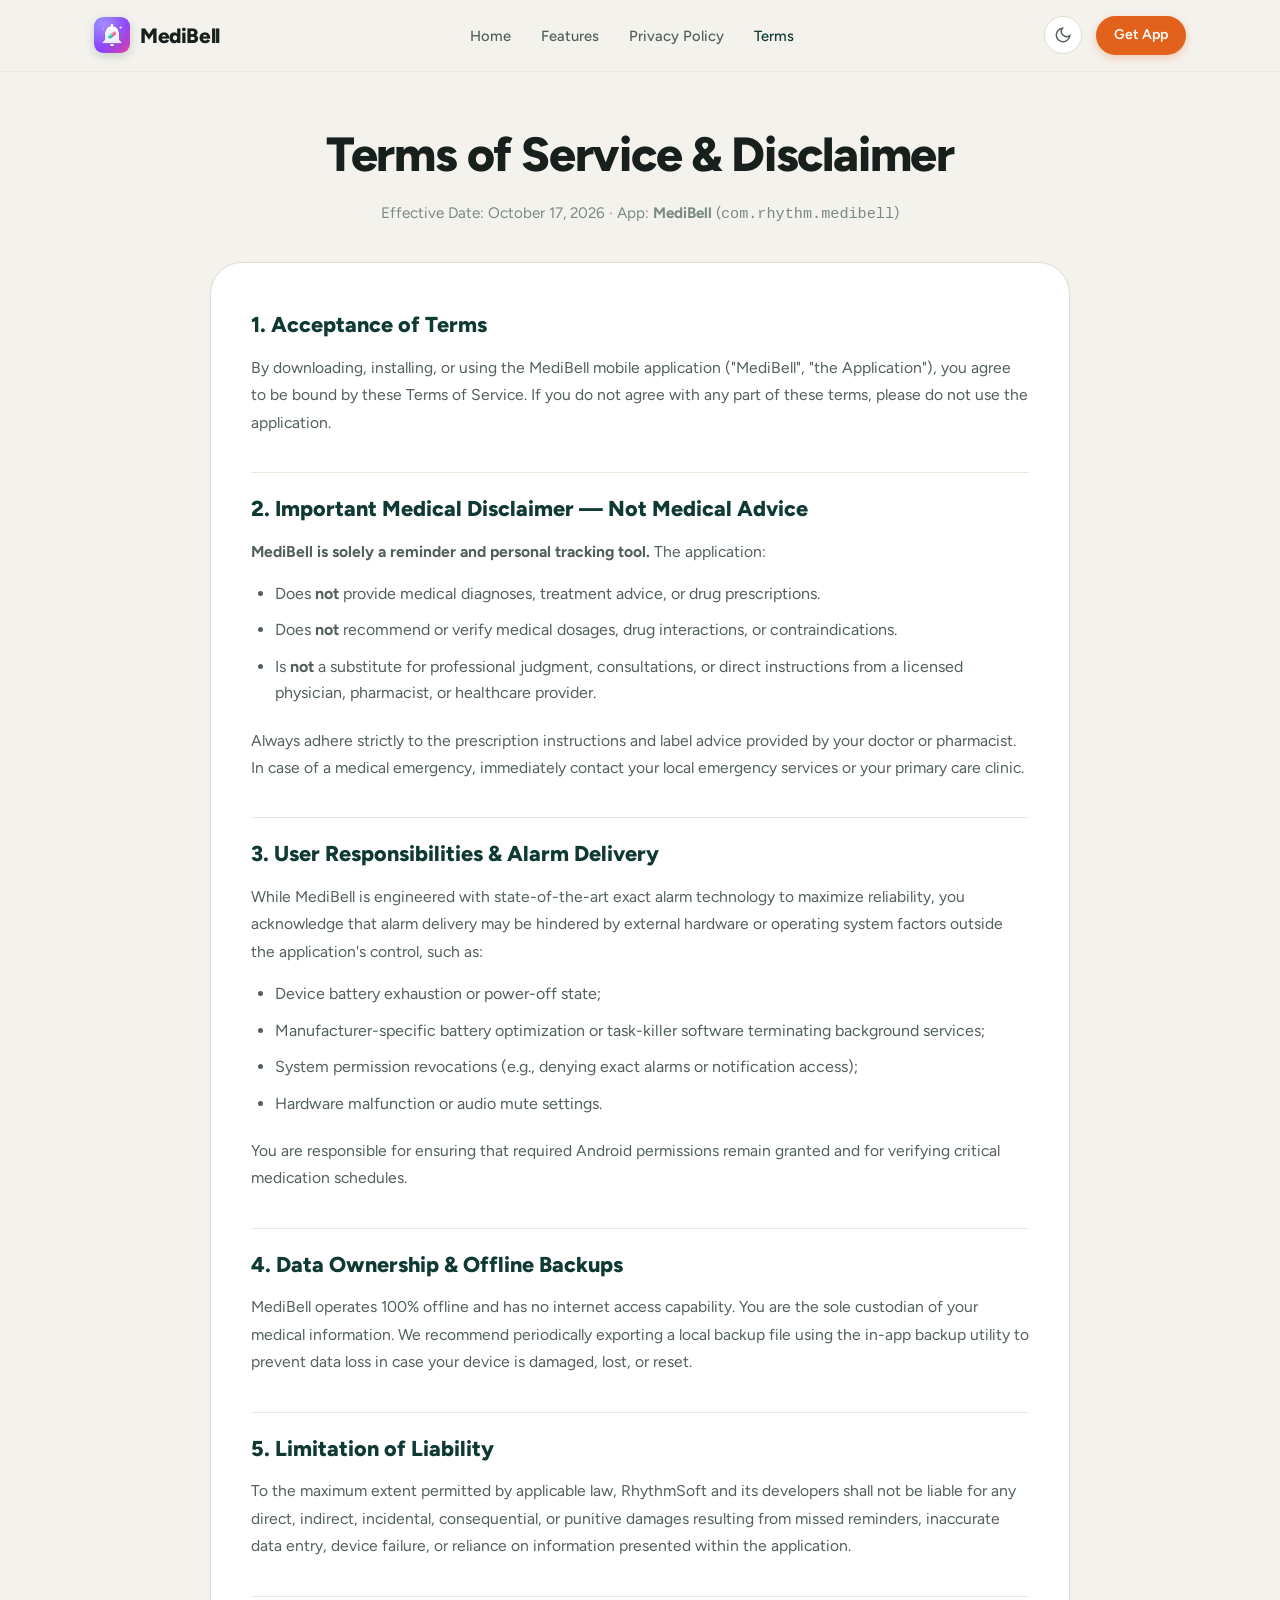
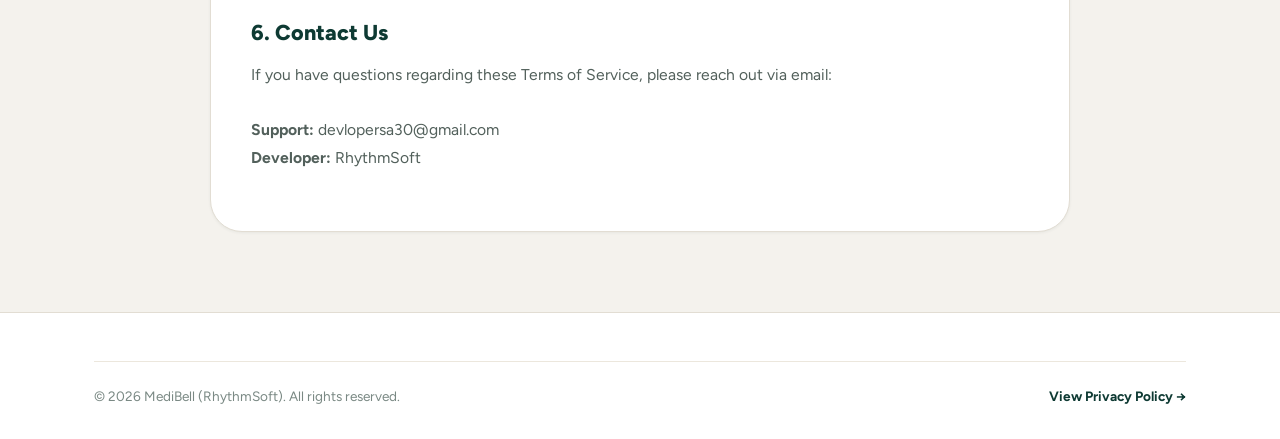
<file: terms.html>
<!DOCTYPE html>
<html lang="en">
<head>
  <meta charset="UTF-8">
  <meta name="viewport" content="width=device-width, initial-scale=1.0">
  <title>MediBell — Terms of Service & Medical Disclaimer</title>
  <meta name="description" content="Terms of Service and Medical Disclaimer for MediBell: Pill Reminder Alarm.">
  <meta name="robots" content="index, follow">
  
  <!-- Favicon -->
  <link rel="icon" type="image/svg+xml" href="assets/medibell_mark.svg">
  <link rel="alternate icon" type="image/png" href="assets/icon-512.png">

  <!-- Fonts -->
  <link rel="preconnect" href="https://fonts.googleapis.com">
  <link rel="preconnect" href="https://fonts.gstatic.com" crossorigin>
  <link href="https://fonts.googleapis.com/css2?family=Figtree:ital,wght@0,300..900;1,300..900&display=swap" rel="stylesheet">
  
  <!-- Stylesheet -->
  <link rel="stylesheet" href="style.css">
</head>
<body>

  <!-- Site Header -->
  <header class="site-header">
    <div class="container">
      <div class="header-inner">
        <a href="index.html" class="brand-logo">
          <img src="assets/icon-512.png" alt="MediBell Logo" class="brand-icon-img" width="36" height="36">
          <span>MediBell</span>
        </a>

        <ul class="nav-menu" id="nav-menu">
          <li><a href="index.html" class="nav-link">Home</a></li>
          <li><a href="index.html#features" class="nav-link">Features</a></li>
          <li><a href="privacy.html" class="nav-link">Privacy Policy</a></li>
          <li><a href="terms.html" class="nav-link active">Terms</a></li>
        </ul>

        <div class="header-actions">
          <button id="theme-toggle" class="theme-btn" aria-label="Toggle dark mode">
            <svg width="18" height="18" viewBox="0 0 24 24" fill="none" stroke="currentColor" stroke-width="2">
              <path d="M21 12.79A9 9 0 1 1 11.21 3 7 7 0 0 0 21 12.79z"></path>
            </svg>
          </button>
          <a href="index.html#download" class="btn-header-cta">Get App</a>
        </div>
      </div>
    </div>
  </header>

  <!-- Terms Main Content -->
  <main class="policy-main-section">
    <div class="container">
      <div class="policy-hero-header">
        <h1>Terms of Service & Disclaimer</h1>
        <p class="policy-date-meta">Effective Date: October 17, 2026 · App: <strong>MediBell</strong> (<code>com.rhythm.medibell</code>)</p>
      </div>

      <div class="policy-card-body" style="max-width: 860px; margin: 0 auto;">
        <h2>1. Acceptance of Terms</h2>
        <p>
          By downloading, installing, or using the MediBell mobile application ("MediBell", "the Application"), 
          you agree to be bound by these Terms of Service. If you do not agree with any part of these terms, 
          please do not use the application.
        </p>

        <h2>2. Important Medical Disclaimer — Not Medical Advice</h2>
        <p>
          <strong>MediBell is solely a reminder and personal tracking tool.</strong> The application:
        </p>
        <ul>
          <li>Does <strong>not</strong> provide medical diagnoses, treatment advice, or drug prescriptions.</li>
          <li>Does <strong>not</strong> recommend or verify medical dosages, drug interactions, or contraindications.</li>
          <li>Is <strong>not</strong> a substitute for professional judgment, consultations, or direct instructions from a licensed physician, pharmacist, or healthcare provider.</li>
        </ul>
        <p>
          Always adhere strictly to the prescription instructions and label advice provided by your doctor or pharmacist. 
          In case of a medical emergency, immediately contact your local emergency services or your primary care clinic.
        </p>

        <h2>3. User Responsibilities & Alarm Delivery</h2>
        <p>
          While MediBell is engineered with state-of-the-art exact alarm technology to maximize reliability, 
          you acknowledge that alarm delivery may be hindered by external hardware or operating system factors outside 
          the application's control, such as:
        </p>
        <ul>
          <li>Device battery exhaustion or power-off state;</li>
          <li>Manufacturer-specific battery optimization or task-killer software terminating background services;</li>
          <li>System permission revocations (e.g., denying exact alarms or notification access);</li>
          <li>Hardware malfunction or audio mute settings.</li>
        </ul>
        <p>
          You are responsible for ensuring that required Android permissions remain granted and for verifying critical 
          medication schedules.
        </p>

        <h2>4. Data Ownership & Offline Backups</h2>
        <p>
          MediBell operates 100% offline and has no internet access capability. You are the sole custodian of your medical 
          information. We recommend periodically exporting a local backup file using the in-app backup utility to prevent 
          data loss in case your device is damaged, lost, or reset.
        </p>

        <h2>5. Limitation of Liability</h2>
        <p>
          To the maximum extent permitted by applicable law, RhythmSoft and its developers shall not be liable for any 
          direct, indirect, incidental, consequential, or punitive damages resulting from missed reminders, inaccurate data entry, 
          device failure, or reliance on information presented within the application.
        </p>

        <h2>6. Contact Us</h2>
        <p>
          If you have questions regarding these Terms of Service, please reach out via email:
          <br><br>
          <strong>Support:</strong> <a href="mailto:devlopersa30@gmail.com">devlopersa30@gmail.com</a><br>
          <strong>Developer:</strong> RhythmSoft
        </p>
      </div>
    </div>
  </main>

  <!-- Site Footer -->
  <footer class="site-footer">
    <div class="container">
      <div class="footer-bottom-row">
        <div>&copy; 2026 MediBell (RhythmSoft). All rights reserved.</div>
        <div><a href="privacy.html" style="color:var(--emerald-hero); font-weight:700;">View Privacy Policy &rarr;</a></div>
      </div>
    </div>
  </footer>

  <script src="app.js"></script>
</body>
</html>
</file>
<file: style.css>
/* ==========================================================================
   MediBell — Design System & Stylesheet (Matching Claude Artifact UI)
   Palette: Warm Paper (#F4F2ED), Deep Emerald (#0E3A33), Bright Orange (#E2621B)
   ========================================================================== */

:root {
  --font-sans: 'Figtree', -apple-system, BlinkMacSystemFont, 'Segoe UI', Roboto, 'Noto Sans Devanagari', sans-serif;
  --font-mono: ui-monospace, SFMono-Regular, Menlo, Monaco, Consolas, monospace;

  /* Theme Colors */
  --bg: #F4F2ED;
  --bg-subtle: #EBE7DF;
  --surface: #FFFFFF;
  --surface-muted: #F8F6F2;
  --border: #E2DDD3;
  --border-light: #ECE7DD;

  --ink: #18201E;
  --ink-secondary: #52605B;
  --ink-muted: #7A8984;

  /* Deep Emerald & Accents */
  --emerald-hero: #0E3A33;
  --emerald-card: #13463E;
  --emerald-light: #E6F5F1;
  --emerald-tint: #C2EAE0;
  --mint: #7FE0C4;
  --mint-glow: #10B981;

  /* Warm Orange */
  --orange: #E2621B;
  --orange-hover: #C55013;
  --orange-soft: #FDEEE4;

  /* Shadows & Radius */
  --shadow-sm: 0 1px 3px rgba(14, 58, 51, 0.06);
  --shadow-md: 0 4px 16px rgba(14, 58, 51, 0.08);
  --shadow-lg: 0 16px 36px rgba(14, 58, 51, 0.12);
  --shadow-xl: 0 24px 56px rgba(14, 58, 51, 0.18);

  --radius-sm: 10px;
  --radius-md: 16px;
  --radius-lg: 24px;
  --radius-xl: 32px;
  --radius-full: 9999px;

  --max-w: 1140px;
  --transition: all 0.28s cubic-bezier(0.16, 1, 0.3, 1);
}

[data-theme="dark"] {
  --bg: #0A1210;
  --bg-subtle: #121D1A;
  --surface: #152420;
  --surface-muted: #1A2D28;
  --border: #233832;
  --border-light: #1D302B;

  --ink: #EEF3F1;
  --ink-secondary: #B1C0BB;
  --ink-muted: #7E918B;

  --emerald-hero: #092621;
  --emerald-card: #0F332D;
  --emerald-light: #153830;
  --emerald-tint: #1C4A3F;
  --mint: #7FE0C4;

  --orange: #F5742B;
  --orange-hover: #FF8743;
  --orange-soft: #382115;

  --shadow-sm: 0 1px 3px rgba(0, 0, 0, 0.3);
  --shadow-md: 0 4px 16px rgba(0, 0, 0, 0.45);
  --shadow-lg: 0 16px 36px rgba(0, 0, 0, 0.55);
  --shadow-xl: 0 24px 56px rgba(0, 0, 0, 0.7);
}

/* Base Styles */
*, *::before, *::after {
  box-sizing: border-box;
  margin: 0;
  padding: 0;
}

html {
  font-family: var(--font-sans);
  font-size: 16px;
  line-height: 1.6;
  color: var(--ink);
  background-color: var(--bg);
  scroll-behavior: smooth;
  -webkit-font-smoothing: antialiased;
}

body {
  min-height: 100vh;
  display: flex;
  flex-direction: column;
  overflow-x: hidden;
  position: relative;
}

a {
  color: inherit;
  text-decoration: none;
  transition: var(--transition);
}

button {
  font-family: inherit;
  cursor: pointer;
  border: none;
  background: none;
}

.container {
  width: 100%;
  max-width: var(--max-w);
  margin-left: auto;
  margin-right: auto;
  padding-left: 24px;
  padding-right: 24px;
}

/* Header Navbar */
.site-header {
  position: sticky;
  top: 0;
  z-index: 100;
  background-color: rgba(244, 242, 237, 0.92);
  backdrop-filter: blur(14px);
  -webkit-backdrop-filter: blur(14px);
  border-bottom: 1px solid var(--border-light);
  height: 72px;
  display: flex;
  align-items: center;
  transition: var(--transition);
}

[data-theme="dark"] .site-header {
  background-color: rgba(10, 18, 16, 0.92);
}

.site-header.scrolled {
  box-shadow: 0 4px 20px rgba(0, 0, 0, 0.05);
  border-bottom-color: var(--border);
}

.header-inner {
  display: flex;
  align-items: center;
  justify-content: space-between;
  width: 100%;
}

.brand-logo {
  display: flex;
  align-items: center;
  gap: 10px;
  font-weight: 800;
  font-size: 1.3rem;
  letter-spacing: -0.02em;
  color: var(--ink);
}

.brand-icon-img {
  width: 36px;
  height: 36px;
  border-radius: 9px;
  box-shadow: 0 3px 10px rgba(14, 58, 51, 0.2);
  transition: transform 0.3s cubic-bezier(0.34, 1.56, 0.64, 1);
}

.brand-logo:hover .brand-icon-img {
  transform: rotate(-10deg) scale(1.08);
}

.nav-menu {
  display: flex;
  align-items: center;
  gap: 30px;
  list-style: none;
}

.nav-link {
  font-weight: 500;
  font-size: 0.92rem;
  color: var(--ink-secondary);
  position: relative;
  padding: 4px 0;
}

.nav-link:hover, .nav-link.active {
  color: var(--emerald-hero);
}

[data-theme="dark"] .nav-link:hover, [data-theme="dark"] .nav-link.active {
  color: var(--mint);
}

.header-actions {
  display: flex;
  align-items: center;
  gap: 14px;
}

.theme-btn {
  width: 38px;
  height: 38px;
  border-radius: var(--radius-full);
  background-color: var(--surface);
  border: 1px solid var(--border);
  display: flex;
  align-items: center;
  justify-content: center;
  color: var(--ink-secondary);
  transition: var(--transition);
}

.theme-btn:hover {
  transform: rotate(20deg);
  border-color: var(--ink-muted);
}

.btn-header-cta {
  background: var(--orange);
  color: #FFFFFF !important;
  font-weight: 600;
  font-size: 0.88rem;
  padding: 8px 18px;
  border-radius: var(--radius-full);
  box-shadow: 0 3px 10px rgba(226, 98, 27, 0.28);
  transition: var(--transition);
}

.btn-header-cta:hover {
  background: var(--orange-hover);
  transform: translateY(-1px);
}

.mobile-toggle {
  display: none;
  width: 38px;
  height: 38px;
  align-items: center;
  justify-content: center;
  color: var(--ink);
}

/* --------------------------------------------------------------------------
   HERO CARD SECTION (Matches Claude Artifact Screenshot Exactly)
   -------------------------------------------------------------------------- */
.hero-wrapper {
  padding: 24px 0 32px;
}

.hero-box {
  background-color: var(--emerald-hero);
  border-radius: var(--radius-xl);
  padding: 56px 54px;
  color: #FFFFFF;
  position: relative;
  overflow: hidden;
  box-shadow: var(--shadow-xl);
}

/* Subtle background glow inside hero */
.hero-bg-glow {
  position: absolute;
  top: -80px;
  right: -60px;
  width: 480px;
  height: 480px;
  background: radial-gradient(circle, rgba(127, 224, 196, 0.18) 0%, transparent 65%);
  pointer-events: none;
}

.hero-columns {
  display: grid;
  grid-template-columns: 1.15fr 0.85fr;
  align-items: center;
  gap: 48px;
  position: relative;
  z-index: 2;
}

.hero-pill-badge {
  display: inline-flex;
  align-items: center;
  gap: 8px;
  background: rgba(127, 224, 196, 0.15);
  color: var(--mint);
  border: 1px solid rgba(127, 224, 196, 0.3);
  padding: 6px 14px;
  border-radius: var(--radius-full);
  font-size: 0.8rem;
  font-weight: 600;
  letter-spacing: 0.04em;
  margin-bottom: 24px;
  text-transform: uppercase;
  animation: fadeInDown 0.6s ease forwards;
}

.hero-pill-badge .dot {
  width: 6px;
  height: 6px;
  border-radius: 50%;
  background: var(--mint);
  box-shadow: 0 0 8px var(--mint);
}

.hero-headline {
  font-size: clamp(2.6rem, 4.2vw, 3.8rem);
  font-weight: 800;
  line-height: 1.12;
  letter-spacing: -0.03em;
  color: #FFFFFF;
  margin-bottom: 18px;
}

.hero-headline span {
  color: #FFFFFF;
  display: block;
}

.hero-subtitle {
  font-size: 1.1rem;
  line-height: 1.65;
  color: rgba(255, 255, 255, 0.85);
  max-width: 480px;
  margin-bottom: 34px;
}

.hero-btn-group {
  display: flex;
  flex-wrap: wrap;
  align-items: center;
  gap: 16px;
}

.btn-hero-orange {
  display: inline-flex;
  align-items: center;
  gap: 10px;
  background-color: var(--orange);
  color: #FFFFFF !important;
  font-weight: 700;
  font-size: 1.05rem;
  padding: 14px 30px;
  border-radius: var(--radius-full);
  box-shadow: 0 8px 24px rgba(226, 98, 27, 0.38);
  transition: var(--transition);
  position: relative;
  overflow: hidden;
}

.btn-hero-orange:hover {
  background-color: var(--orange-hover);
  transform: translateY(-2px);
  box-shadow: 0 12px 28px rgba(226, 98, 27, 0.48);
}

.btn-hero-orange::after {
  content: '';
  position: absolute;
  top: -50%;
  left: -50%;
  width: 200%;
  height: 200%;
  background: linear-gradient(60deg, transparent 35%, rgba(255,255,255,0.3) 50%, transparent 65%);
  transform: rotate(30deg) translateY(-100%);
  transition: transform 0.6s ease;
}

.btn-hero-orange:hover::after {
  transform: rotate(30deg) translateY(100%);
}

.btn-hero-outline {
  display: inline-flex;
  align-items: center;
  gap: 8px;
  background: rgba(255, 255, 255, 0.1);
  color: #FFFFFF;
  border: 1px solid rgba(255, 255, 255, 0.25);
  font-weight: 600;
  font-size: 1.05rem;
  padding: 14px 26px;
  border-radius: var(--radius-full);
  transition: var(--transition);
}

.btn-hero-outline:hover {
  background: rgba(255, 255, 255, 0.2);
  transform: translateY(-2px);
}

/* Hero Phone Mockup */
.hero-mockup-col {
  display: flex;
  justify-content: center;
  position: relative;
  perspective: 1200px;
}

.phone-card-container {
  position: relative;
  width: 280px;
  background: #081C18;
  border: 8px solid #142E28;
  border-radius: 40px;
  padding: 12px;
  box-shadow: 0 24px 50px rgba(0, 0, 0, 0.45);
  transform-style: preserve-3d;
  transition: transform 0.2s ease-out;
  animation: floatPhone 6s ease-in-out infinite;
}

@keyframes floatPhone {
  0%, 100% { transform: translateY(0) rotate(0deg); }
  50% { transform: translateY(-10px) rotate(0.8deg); }
}

.phone-mockup-screen {
  background: #0D2621;
  border-radius: 30px;
  padding: 24px 16px 20px;
  color: #FFFFFF;
  text-align: center;
  position: relative;
  overflow: hidden;
}

/* Floating Clock Pill */
.clock-pill {
  position: absolute;
  top: -18px;
  right: -15px;
  background: #FFFFFF;
  color: var(--emerald-hero);
  font-weight: 700;
  font-size: 0.95rem;
  padding: 6px 14px;
  border-radius: var(--radius-full);
  box-shadow: 0 8px 20px rgba(0, 0, 0, 0.2);
  display: flex;
  align-items: center;
  gap: 6px;
  z-index: 5;
  animation: clockFloat 4s ease-in-out infinite;
}

@keyframes clockFloat {
  0%, 100% { transform: translateY(0); }
  50% { transform: translateY(-6px); }
}

.alarm-bell-icon {
  width: 58px;
  height: 58px;
  background: rgba(127, 224, 196, 0.15);
  border: 1px solid rgba(127, 224, 196, 0.35);
  border-radius: 50%;
  display: flex;
  align-items: center;
  justify-content: center;
  margin: 10px auto 16px;
  font-size: 1.6rem;
  animation: bellShake 3.5s ease-in-out infinite;
  transform-origin: top center;
}

@keyframes bellShake {
  0%, 80%, 100% { transform: rotate(0); }
  83% { transform: rotate(14deg); }
  86% { transform: rotate(-12deg); }
  89% { transform: rotate(10deg); }
  92% { transform: rotate(-8deg); }
  95% { transform: rotate(0); }
}

.alarm-time-display {
  font-size: 1.8rem;
  font-weight: 800;
  letter-spacing: -0.02em;
  margin-bottom: 2px;
}

.alarm-med-title {
  font-size: 1.05rem;
  font-weight: 700;
  color: var(--mint);
  margin-bottom: 4px;
}

.alarm-med-instruction {
  font-size: 0.82rem;
  color: rgba(255, 255, 255, 0.7);
  margin-bottom: 20px;
}

.alarm-actions-mock {
  display: flex;
  flex-direction: column;
  gap: 8px;
}

.alarm-btn-taken {
  background: var(--mint);
  color: #08211C;
  font-weight: 700;
  font-size: 0.9rem;
  padding: 10px;
  border-radius: var(--radius-full);
  transition: transform 0.2s ease;
}

.alarm-btn-taken:hover {
  transform: scale(1.03);
}

.alarm-btn-secondary-row {
  display: flex;
  gap: 8px;
}

.alarm-btn-snooze, .alarm-btn-skip {
  flex: 1;
  background: rgba(255, 255, 255, 0.12);
  color: #FFFFFF;
  font-weight: 600;
  font-size: 0.78rem;
  padding: 8px;
  border-radius: var(--radius-full);
}

/* --------------------------------------------------------------------------
   HORIZONTAL TRUST / TICKER BAR
   -------------------------------------------------------------------------- */
.ticker-bar-section {
  padding: 14px 0 48px;
}

.ticker-strip {
  display: flex;
  align-items: center;
  justify-content: center;
  flex-wrap: wrap;
  gap: 24px;
  font-size: 0.82rem;
  font-weight: 700;
  letter-spacing: 0.08em;
  color: var(--ink-muted);
  text-transform: uppercase;
  padding: 14px 20px;
  background: var(--surface);
  border: 1px solid var(--border);
  border-radius: var(--radius-full);
  box-shadow: var(--shadow-sm);
}

.ticker-strip span {
  display: flex;
  align-items: center;
  gap: 8px;
}

.ticker-dot {
  width: 4px;
  height: 4px;
  background: var(--emerald-hero);
  border-radius: 50%;
  opacity: 0.6;
}

/* --------------------------------------------------------------------------
   BENTO GRID: "Everything a medicine routine needs."
   -------------------------------------------------------------------------- */
.bento-section {
  padding: 40px 0 70px;
}

.section-title-wrap {
  text-align: center;
  margin-bottom: 44px;
}

.bento-main-title {
  font-size: clamp(2rem, 3.4vw, 2.7rem);
  font-weight: 800;
  letter-spacing: -0.025em;
  color: var(--ink);
  line-height: 1.2;
}

.bento-grid {
  display: grid;
  grid-template-columns: 1.6fr 1.4fr;
  grid-auto-rows: minmax(180px, auto);
  gap: 22px;
}

.bento-card {
  background: var(--surface);
  border: 1px solid var(--border);
  border-radius: var(--radius-lg);
  padding: 32px 30px;
  box-shadow: var(--shadow-sm);
  transition: transform 0.35s cubic-bezier(0.16, 1, 0.3, 1), box-shadow 0.35s ease, border-color 0.3s ease;
  position: relative;
  overflow: hidden;
}

.bento-card:hover {
  transform: translateY(-6px);
  box-shadow: var(--shadow-lg);
  border-color: var(--emerald-tint);
}

/* Card 1: Large Deep Green Alarm Card */
.bento-alarm-card {
  background: var(--emerald-hero);
  color: #FFFFFF;
  border-color: transparent;
  display: flex;
  flex-direction: column;
  justify-content: space-between;
}

.bento-alarm-header {
  display: flex;
  align-items: flex-start;
  justify-content: space-between;
  gap: 20px;
  margin-bottom: 24px;
}

.bento-alarm-card h3 {
  font-size: 1.55rem;
  font-weight: 800;
  letter-spacing: -0.02em;
  line-height: 1.25;
  color: #FFFFFF;
}

.bento-alarm-bell-circle {
  width: 48px;
  height: 48px;
  border-radius: 50%;
  background: var(--mint);
  color: var(--emerald-hero);
  display: flex;
  align-items: center;
  justify-content: center;
  font-size: 1.3rem;
  flex-shrink: 0;
  box-shadow: 0 4px 14px rgba(127, 224, 196, 0.4);
}

.bento-alarm-card p {
  font-size: 0.95rem;
  color: rgba(255, 255, 255, 0.8);
  line-height: 1.6;
}

/* Card 2: Schedules & Rules Card */
.bento-schedule-card h3 {
  font-size: 1.25rem;
  font-weight: 700;
  color: var(--ink);
  margin-bottom: 10px;
}

.bento-schedule-card p {
  font-size: 0.92rem;
  color: var(--ink-secondary);
  margin-bottom: 22px;
}

.weekday-chips {
  display: flex;
  gap: 8px;
  flex-wrap: wrap;
  margin-bottom: 14px;
}

.day-chip {
  width: 34px;
  height: 34px;
  border-radius: 50%;
  border: 1px solid var(--border);
  background: var(--surface-muted);
  display: flex;
  align-items: center;
  justify-content: center;
  font-weight: 700;
  font-size: 0.8rem;
  color: var(--ink-secondary);
  transition: var(--transition);
}

.day-chip.active {
  background: var(--emerald-hero);
  color: #FFFFFF;
  border-color: var(--emerald-hero);
}

/* Bottom 3 Bento Cards */
.bento-bottom-row {
  grid-column: 1 / -1;
  display: grid;
  grid-template-columns: repeat(3, 1fr);
  gap: 22px;
}

/* Card 3: Adherence Chart */
.adherence-chart-box {
  margin-top: 18px;
  display: flex;
  align-items: flex-end;
  gap: 12px;
  height: 60px;
  padding-bottom: 6px;
  border-bottom: 1px solid var(--border-light);
}

.chart-bar {
  flex: 1;
  border-radius: 4px 4px 0 0;
  background: var(--emerald-tint);
  transition: height 0.6s ease;
}

.chart-bar.high {
  background: var(--mint);
  height: 52px;
}

.chart-bar.mid {
  background: var(--emerald-hero);
  height: 38px;
}

.chart-bar.miss {
  background: var(--orange);
  height: 20px;
}

/* Card 4: Stock Alerts */
.stock-pill-badge {
  display: inline-flex;
  align-items: center;
  gap: 8px;
  background: var(--orange-soft);
  color: var(--orange);
  border: 1px solid #F5C6A5;
  padding: 6px 14px;
  border-radius: var(--radius-full);
  font-size: 0.84rem;
  font-weight: 700;
  margin-top: 18px;
}

/* Card 5: Elder Mode */
.elder-preview-box {
  margin-top: 16px;
  display: flex;
  align-items: center;
  justify-content: space-between;
  background: var(--surface-muted);
  border-radius: var(--radius-sm);
  padding: 10px 14px;
}

.elder-font-sample {
  font-size: 1.4rem;
  font-weight: 800;
  color: var(--emerald-hero);
}

.elder-toggle-badge {
  background: var(--emerald-hero);
  color: #FFFFFF;
  font-size: 0.75rem;
  font-weight: 700;
  padding: 4px 10px;
  border-radius: var(--radius-full);
}

/* --------------------------------------------------------------------------
   STEPS SECTION: "Set up in two minutes"
   -------------------------------------------------------------------------- */
.setup-section {
  padding: 40px 0 70px;
}

.steps-grid {
  display: grid;
  grid-template-columns: repeat(3, 1fr);
  gap: 28px;
  margin-top: 36px;
}

.step-card {
  background: var(--surface);
  border: 1px solid var(--border);
  border-radius: var(--radius-lg);
  padding: 32px 26px;
  box-shadow: var(--shadow-sm);
  transition: transform 0.3s ease;
}

.step-card:hover {
  transform: translateY(-4px);
}

.step-num-pill {
  display: inline-flex;
  align-items: center;
  justify-content: center;
  width: 38px;
  height: 38px;
  border-radius: 50%;
  background: var(--emerald-hero);
  color: #FFFFFF;
  font-weight: 800;
  font-size: 0.95rem;
  margin-bottom: 20px;
}

.step-card h4 {
  font-size: 1.15rem;
  font-weight: 700;
  color: var(--ink);
  margin-bottom: 8px;
}

.step-card p {
  font-size: 0.92rem;
  color: var(--ink-secondary);
  line-height: 1.6;
}

/* --------------------------------------------------------------------------
   PRIVACY GUARANTEE CARD: "Your medicines are your business."
   -------------------------------------------------------------------------- */
.privacy-banner-section {
  padding: 30px 0 70px;
}

.privacy-banner-box {
  background-color: var(--emerald-hero);
  border-radius: var(--radius-xl);
  padding: 50px 52px;
  color: #FFFFFF;
  display: grid;
  grid-template-columns: 1fr 200px;
  align-items: center;
  gap: 36px;
  box-shadow: var(--shadow-xl);
  position: relative;
  overflow: hidden;
}

.privacy-banner-content h3 {
  font-size: clamp(1.8rem, 3.2vw, 2.4rem);
  font-weight: 800;
  letter-spacing: -0.02em;
  margin-bottom: 14px;
}

.privacy-banner-content p {
  font-size: 1.05rem;
  color: rgba(255, 255, 255, 0.85);
  line-height: 1.65;
  max-width: 620px;
  margin-bottom: 24px;
}

.privacy-pills-row {
  display: flex;
  flex-wrap: wrap;
  gap: 12px;
}

.priv-pill {
  display: inline-flex;
  align-items: center;
  gap: 6px;
  background: rgba(255, 255, 255, 0.12);
  color: #FFFFFF;
  padding: 6px 14px;
  border-radius: var(--radius-full);
  font-size: 0.84rem;
  font-weight: 600;
  border: 1px solid rgba(255, 255, 255, 0.2);
}

.privacy-shield-col {
  display: flex;
  justify-content: center;
}

.shield-icon-circle {
  width: 100px;
  height: 100px;
  border-radius: 50%;
  background: rgba(127, 224, 196, 0.15);
  border: 2px solid rgba(127, 224, 196, 0.35);
  display: flex;
  align-items: center;
  justify-content: center;
  color: var(--mint);
  font-size: 2.8rem;
  animation: pulseShield 4s ease-in-out infinite;
}

@keyframes pulseShield {
  0%, 100% { transform: scale(1); box-shadow: 0 0 0 rgba(127, 224, 196, 0); }
  50% { transform: scale(1.06); box-shadow: 0 0 24px rgba(127, 224, 196, 0.3); }
}

/* --------------------------------------------------------------------------
   FAQ SECTION: "Questions"
   -------------------------------------------------------------------------- */
.faq-wrap-section {
  padding: 30px 0 70px;
}

.faq-accordion-list {
  max-width: 760px;
  margin: 36px auto 0;
  display: flex;
  flex-direction: column;
  gap: 14px;
}

.faq-card {
  background: var(--surface);
  border: 1px solid var(--border);
  border-radius: var(--radius-md);
  overflow: hidden;
  box-shadow: var(--shadow-sm);
  transition: var(--transition);
}

.faq-card:hover {
  border-color: var(--emerald-tint);
}

.faq-header-btn {
  width: 100%;
  padding: 20px 24px;
  text-align: left;
  display: flex;
  align-items: center;
  justify-content: space-between;
  gap: 16px;
  font-size: 1.05rem;
  font-weight: 600;
  color: var(--ink);
  cursor: pointer;
}

.faq-icon-arrow {
  color: var(--emerald-hero);
  transition: transform 0.3s ease;
  flex-shrink: 0;
}

.faq-card.open .faq-icon-arrow {
  transform: rotate(180deg);
}

.faq-content-body {
  max-height: 0;
  overflow: hidden;
  transition: max-height 0.35s ease, padding 0.3s ease;
  padding: 0 24px;
  color: var(--ink-secondary);
  font-size: 0.95rem;
  line-height: 1.65;
}

.faq-card.open .faq-content-body {
  max-height: 300px;
  padding-bottom: 22px;
}

/* --------------------------------------------------------------------------
   BOTTOM CTA CARD: "Agli dose se shuru karein."
   -------------------------------------------------------------------------- */
.bottom-cta-section {
  padding: 30px 0 80px;
}

.bottom-cta-box {
  background-color: var(--orange);
  border-radius: var(--radius-xl);
  padding: 60px 48px;
  text-align: center;
  color: #FFFFFF;
  box-shadow: var(--shadow-xl);
  position: relative;
  overflow: hidden;
}

.bottom-cta-box h2 {
  font-size: clamp(2.2rem, 3.8vw, 3rem);
  font-weight: 800;
  letter-spacing: -0.025em;
  margin-bottom: 12px;
}

.bottom-cta-box p {
  font-size: 1.15rem;
  opacity: 0.92;
  margin-bottom: 30px;
}

.btn-cta-dark {
  display: inline-flex;
  align-items: center;
  gap: 10px;
  background-color: var(--emerald-hero);
  color: #FFFFFF !important;
  font-weight: 700;
  font-size: 1.05rem;
  padding: 14px 34px;
  border-radius: var(--radius-full);
  box-shadow: 0 8px 24px rgba(14, 58, 51, 0.4);
  transition: var(--transition);
}

.btn-cta-dark:hover {
  background-color: #08241F;
  transform: translateY(-2px);
  box-shadow: 0 12px 28px rgba(14, 58, 51, 0.55);
}

.cta-subnote {
  font-size: 0.85rem;
  opacity: 0.8;
  margin-top: 14px;
}

/* --------------------------------------------------------------------------
   FOOTER
   -------------------------------------------------------------------------- */
.site-footer {
  background: var(--surface);
  border-top: 1px solid var(--border);
  padding: 48px 0 32px;
}

.footer-top {
  display: flex;
  align-items: center;
  justify-content: space-between;
  flex-wrap: wrap;
  gap: 24px;
  margin-bottom: 28px;
}

.footer-nav-links {
  display: flex;
  gap: 24px;
  list-style: none;
}

.footer-nav-links a {
  font-size: 0.92rem;
  color: var(--ink-secondary);
}

.footer-nav-links a:hover {
  color: var(--emerald-hero);
}

.footer-bottom-row {
  padding-top: 24px;
  border-top: 1px solid var(--border-light);
  display: flex;
  align-items: center;
  justify-content: space-between;
  flex-wrap: wrap;
  gap: 16px;
  font-size: 0.85rem;
  color: var(--ink-muted);
}

/* --------------------------------------------------------------------------
   RESPONSIVE
   -------------------------------------------------------------------------- */
@media (max-width: 992px) {
  .hero-columns {
    grid-template-columns: 1fr;
    text-align: center;
    gap: 40px;
  }

  .hero-subtitle {
    margin-left: auto;
    margin-right: auto;
  }

  .hero-btn-group {
    justify-content: center;
  }

  .bento-grid {
    grid-template-columns: 1fr;
  }

  .bento-bottom-row {
    grid-template-columns: 1fr;
  }

  .steps-grid {
    grid-template-columns: 1fr;
  }

  .privacy-banner-box {
    grid-template-columns: 1fr;
    text-align: center;
  }

  .privacy-banner-content p {
    margin-left: auto;
    margin-right: auto;
  }

  .privacy-pills-row {
    justify-content: center;
  }
}

@media (max-width: 768px) {
  .hero-box {
    padding: 36px 24px;
  }

  .nav-menu {
    display: none;
  }

  .mobile-toggle {
    display: flex;
  }

  .bottom-cta-box {
    padding: 40px 24px;
  }

  .footer-top {
    flex-direction: column;
    text-align: center;
  }

  .footer-bottom-row {
    flex-direction: column;
    text-align: center;
  }
}

/* --------------------------------------------------------------------------
   DEDICATED PRIVACY POLICY & TERMS PAGES (Clean, responsive, matching theme)
   -------------------------------------------------------------------------- */
.policy-main-section {
  padding: 44px 0 80px;
}

.policy-hero-header {
  text-align: center;
  margin-bottom: 36px;
}

.policy-hero-header h1 {
  font-size: clamp(2.2rem, 3.8vw, 3rem);
  font-weight: 800;
  letter-spacing: -0.025em;
  color: var(--ink);
  margin-bottom: 8px;
}

.policy-date-meta {
  font-size: 0.95rem;
  color: var(--ink-muted);
  margin-bottom: 22px;
}

.policy-lang-switch {
  display: inline-flex;
  background: var(--surface-muted);
  padding: 4px;
  border-radius: var(--radius-full);
  border: 1px solid var(--border);
  gap: 4px;
}

.lang-pill-btn {
  padding: 8px 22px;
  font-size: 0.9rem;
  font-weight: 700;
  border-radius: var(--radius-full);
  color: var(--ink-secondary);
  transition: var(--transition);
}

.lang-pill-btn.active {
  background: var(--emerald-hero);
  color: #FFFFFF;
  box-shadow: var(--shadow-sm);
}

/* 4 Summary Pill Cards */
.policy-summary-grid {
  display: grid;
  grid-template-columns: repeat(4, 1fr);
  gap: 18px;
  margin-bottom: 36px;
}

.summary-pill-box {
  background: var(--surface);
  border: 1px solid var(--border);
  border-radius: var(--radius-md);
  padding: 20px 18px;
  box-shadow: var(--shadow-sm);
  display: flex;
  align-items: flex-start;
  gap: 12px;
  transition: transform 0.25s ease;
}

.summary-pill-box:hover {
  transform: translateY(-3px);
  border-color: var(--emerald-tint);
}

.summary-icon {
  font-size: 1.5rem;
  flex-shrink: 0;
}

.summary-pill-box strong {
  display: block;
  font-size: 0.92rem;
  color: var(--emerald-hero);
  margin-bottom: 2px;
}

[data-theme="dark"] .summary-pill-box strong {
  color: var(--mint);
}

.summary-pill-box span {
  font-size: 0.8rem;
  color: var(--ink-secondary);
  line-height: 1.4;
}

/* Policy 2-Column Layout */
.policy-page-layout {
  display: grid;
  grid-template-columns: 240px 1fr;
  gap: 36px;
  align-items: start;
}

.policy-sidebar-toc {
  position: sticky;
  top: 92px;
  background: var(--surface);
  border: 1px solid var(--border);
  border-radius: var(--radius-md);
  padding: 22px 18px;
  box-shadow: var(--shadow-sm);
}

.policy-sidebar-toc h4 {
  font-size: 0.88rem;
  font-weight: 800;
  color: var(--ink);
  margin-bottom: 14px;
  text-transform: uppercase;
  letter-spacing: 0.06em;
}

.policy-sidebar-toc ul {
  list-style: none;
  display: flex;
  flex-direction: column;
  gap: 10px;
}

.policy-sidebar-toc a {
  font-size: 0.86rem;
  color: var(--ink-muted);
  display: block;
  line-height: 1.35;
  transition: color 0.2s ease, padding-left 0.2s ease;
}

.policy-sidebar-toc a:hover {
  color: var(--emerald-hero);
  font-weight: 600;
  padding-left: 4px;
}

[data-theme="dark"] .policy-sidebar-toc a:hover {
  color: var(--mint);
}

/* Card Body */
.policy-card-body {
  background: var(--surface);
  border: 1px solid var(--border);
  border-radius: var(--radius-xl);
  padding: 44px 40px;
  box-shadow: var(--shadow-sm);
  color: var(--ink);
}

.policy-card-body h2 {
  font-size: 1.35rem;
  font-weight: 800;
  color: var(--emerald-hero);
  margin-top: 36px;
  margin-bottom: 12px;
  padding-top: 18px;
  border-top: 1px solid var(--border-light);
}

[data-theme="dark"] .policy-card-body h2 {
  color: var(--mint);
}

.policy-card-body h2:first-of-type {
  margin-top: 0;
  padding-top: 0;
  border-top: none;
}

.policy-card-body p {
  font-size: 0.98rem;
  color: var(--ink-secondary);
  line-height: 1.75;
  margin-bottom: 16px;
}

.policy-card-body ul {
  padding-left: 24px;
  margin-bottom: 20px;
  color: var(--ink-secondary);
}

.policy-card-body li {
  margin-bottom: 10px;
  line-height: 1.65;
}

.policy-card-body code {
  font-family: var(--font-mono);
  font-size: 0.88em;
  background: var(--surface-muted);
  border: 1px solid var(--border);
  padding: 2px 6px;
  border-radius: 4px;
  color: var(--emerald-hero);
}

[data-theme="dark"] .policy-card-body code {
  color: var(--mint);
}

.policy-table {
  width: 100%;
  border-collapse: collapse;
  margin: 20px 0 28px;
  font-size: 0.9rem;
}

.policy-table th, .policy-table td {
  padding: 12px 16px;
  border: 1px solid var(--border);
  text-align: left;
}

.policy-table th {
  background: var(--surface-muted);
  font-weight: 700;
  color: var(--ink);
}

.policy-table td {
  color: var(--ink-secondary);
}

@media (max-width: 992px) {
  .policy-summary-grid {
    grid-template-columns: repeat(2, 1fr);
  }
  .policy-page-layout {
    grid-template-columns: 1fr;
  }
  .policy-sidebar-toc {
    display: none;
  }
}

@media (max-width: 600px) {
  .policy-summary-grid {
    grid-template-columns: 1fr;
  }
  .policy-card-body {
    padding: 28px 20px;
  }
}
</file>
